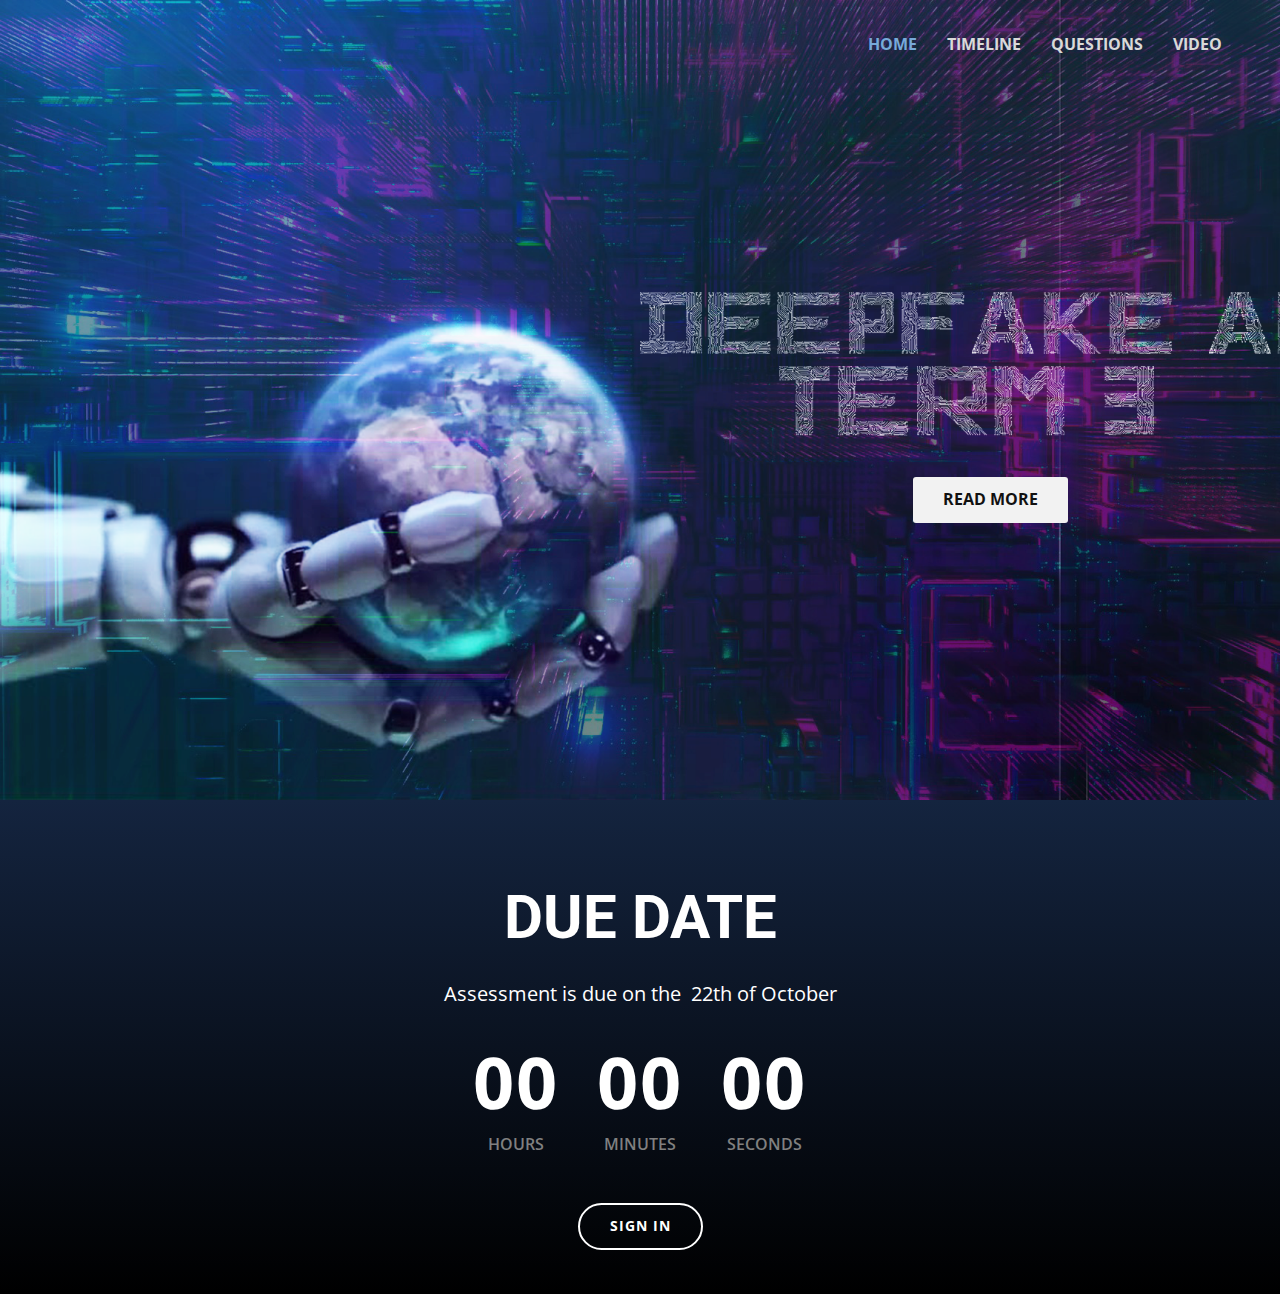
<file: index.html>
<!DOCTYPE html>
<html style="font-size: 16px;" lang="en"><head>
    <meta name="viewport" content="width=device-width, initial-scale=1.0">
    <meta charset="utf-8">
    <meta name="keywords" content="Artificial Intelligence, AI - Timeline, AI - Timeline">
    <meta name="description" content="">
    <title>Home</title>
    <link rel="icon" type="image/x-icon" href="images/https---prod.static9.net.au-fs-fae4b372-5c8b-4340-b082-3c27e11782f7.ico">
    <link rel="stylesheet" href="nicepage.css" media="screen">
<link rel="stylesheet" href="Home.css" media="screen">
    <script class="u-script" type="text/javascript" src="jquery.js" defer=""></script>
    <script class="u-script" type="text/javascript" src="nicepage.js" defer=""></script>
    <meta name="generator" content="Nicepage 4.18.5, nicepage.com">
    <link id="u-theme-google-font" rel="stylesheet" href="https://fonts.googleapis.com/css?family=Roboto:100,100i,300,300i,400,400i,500,500i,700,700i,900,900i|Open+Sans:300,300i,400,400i,500,500i,600,600i,700,700i,800,800i">
    
    
    
    <script type="application/ld+json">{
		"@context": "http://schema.org",
		"@type": "Organization",
		"name": ""
}</script>
    <meta name="theme-color" content="#478ac9">
    <meta property="og:title" content="Home">
    <meta property="og:type" content="website">
  </head>
  <body data-home-page="Home.html" data-home-page-title="Home" class="u-body u-overlap u-overlap-transparent u-xl-mode" data-lang="en"><header class="u-clearfix u-header u-header" id="sec-0fb6"><div class="u-clearfix u-sheet u-sheet-1">
        <nav class="u-menu u-menu-one-level u-offcanvas u-menu-1" data-responsive-from="MD">
          <div class="menu-collapse" style="font-size: 1rem; letter-spacing: 0px; font-weight: 700; text-transform: uppercase;">
            <a class="u-button-style u-custom-active-border-color u-custom-border u-custom-border-color u-custom-borders u-custom-color u-custom-hover-border-color u-custom-left-right-menu-spacing u-custom-padding-bottom u-custom-text-active-color u-custom-text-color u-custom-text-hover-color u-custom-text-shadow u-custom-text-shadow-blur u-custom-text-shadow-color u-custom-text-shadow-transparency u-custom-text-shadow-x u-custom-text-shadow-y u-custom-top-bottom-menu-spacing u-file-icon u-nav-link u-text-active-palette-1-base u-text-hover-palette-2-base u-text-white u-file-icon-1" href="#">
              <img src="images/2516745-3c9ff2a1.png" alt="">
            </a>
          </div>
          <div class="u-custom-menu u-nav-container">
            <ul class="u-nav u-spacing-30 u-unstyled u-nav-1"><li class="u-nav-item"><a class="u-border-active-palette-1-light-1 u-border-hover-palette-1-light-1 u-button-style u-nav-link u-text-active-palette-1-light-1 u-text-grey-15 u-text-hover-palette-1-light-1" href="Home.html" style="padding: 10px 0px;">Home</a>
</li><li class="u-nav-item"><a class="u-border-active-palette-1-light-1 u-border-hover-palette-1-light-1 u-button-style u-nav-link u-text-active-palette-1-light-1 u-text-grey-15 u-text-hover-palette-1-light-1" href="Timeline.html" style="padding: 10px 0px;">Timeline</a>
</li><li class="u-nav-item"><a class="u-border-active-palette-1-light-1 u-border-hover-palette-1-light-1 u-button-style u-nav-link u-text-active-palette-1-light-1 u-text-grey-15 u-text-hover-palette-1-light-1" href="Questions.html" style="padding: 10px 0px;">Questions</a>
</li><li class="u-nav-item"><a class="u-border-active-palette-1-light-1 u-border-hover-palette-1-light-1 u-button-style u-nav-link u-text-active-palette-1-light-1 u-text-grey-15 u-text-hover-palette-1-light-1" href="Video.html" style="padding: 10px 0px;">Video</a>
</li></ul>
          </div>
          <div class="u-custom-menu u-nav-container-collapse">
            <div class="u-black u-container-style u-inner-container-layout u-opacity u-opacity-95 u-sidenav">
              <div class="u-inner-container-layout u-sidenav-overflow">
                <div class="u-menu-close"></div>
                <ul class="u-align-center u-nav u-popupmenu-items u-unstyled u-nav-2"><li class="u-nav-item"><a class="u-button-style u-nav-link" href="Home.html">Home</a>
</li><li class="u-nav-item"><a class="u-button-style u-nav-link" href="Timeline.html">Timeline</a>
</li><li class="u-nav-item"><a class="u-button-style u-nav-link" href="Questions.html">Questions</a>
</li><li class="u-nav-item"><a class="u-button-style u-nav-link" href="Video.html">Video</a>
</li></ul>
              </div>
            </div>
            <div class="u-black u-menu-overlay u-opacity u-opacity-70"></div>
          </div>
        </nav>
      </div></header> 
    <section class="u-align-center u-clearfix u-image u-section-1" src="" data-image-width="1920" data-image-height="1080" id="sec-4c6f">
      <div class="u-clearfix u-sheet u-sheet-1">
        <a href="Questions.html" class="u-active-palette-1-light-1 u-border-none u-btn u-btn-round u-button-style u-grey-5 u-hover-palette-1-light-1 u-radius-3 u-btn-1">Read more</a>
      </div>
    </section>
    <section class="u-align-center u-clearfix u-gradient u-section-2" id="sec-ac6f">
      <div class="u-clearfix u-sheet u-sheet-1">
        <h2 class="u-text u-text-default u-text-white u-text-1">DUE DATE</h2>
        <p class="u-large-text u-text u-text-variant u-text-white u-text-2">Assessment is due on the&nbsp; 22th of October</p>
        <div class="u-countdown u-countdown-1" data-target-date="Sun, 23 Oct 2022 12:55:25 GMT" data-type="to-date" data-for="everyone" data-time-left="90m" data-timer-id="dfea" data-target-number="100" data-direction="down" data-start-time="Tue, 18 Oct 2022 04:12:21 GMT" data-frequency="1s" data-after-count="none" data-redirect-url="https://">
          <div class="u-countdown-wrapper u-spacing-40">
            <div class="u-countdown-item u-countdown-years u-hidden u-spacing-15 u-countdown-item-1">
              <div class="u-countdown-counter u-spacing-2 u-countdown-counter-1"><div class="u-countdown-number u-text-white">0</div><div class="u-countdown-number u-hidden u-text-white">0</div></div>
              <div class="u-countdown-label u-text-grey-50 u-countdown-label-1">Years</div>
            </div>
            <div class="u-countdown-separator u-hidden u-text-white u-countdown-separator-1"></div>
            <div class="u-countdown-days u-countdown-item u-spacing-15 u-countdown-item-2">
              <div class="u-countdown-counter u-spacing-2 u-countdown-counter-2"><div class="u-countdown-number u-text-white">2</div><div class="u-countdown-number u-hidden u-text-white">0</div><div class="u-countdown-number u-hidden u-text-white">0</div></div>
              <div class="u-countdown-label u-text-grey-50 u-countdown-label-2">Days</div>
            </div>
            <div class="u-countdown-separator u-text-white u-countdown-separator-2"></div>
            <div class="u-countdown-hours u-countdown-item u-spacing-15 u-countdown-item-3">
              <div class="u-countdown-counter u-spacing-2 u-countdown-counter-3"><div class="u-countdown-number u-text-white">1</div><div class="u-countdown-number u-text-white">2</div></div>
              <div class="u-countdown-label u-text-grey-50 u-countdown-label-3">Hours</div>
            </div>
            <div class="u-countdown-separator u-text-white u-countdown-separator-3"></div>
            <div class="u-countdown-item u-countdown-minutes u-spacing-15 u-countdown-item-4">
              <div class="u-countdown-counter u-spacing-2 u-countdown-counter-4"><div class="u-countdown-number u-text-white">1</div><div class="u-countdown-number u-text-white">7</div></div>
              <div class="u-countdown-label u-text-grey-50 u-countdown-label-4">Minutes</div>
            </div>
            <div class="u-countdown-separator u-text-white u-countdown-separator-4"></div>
            <div class="u-countdown-item u-countdown-seconds u-spacing-15 u-countdown-item-5">
              <div class="u-countdown-counter u-spacing-2 u-countdown-counter-5"><div class="u-countdown-number u-text-white">5</div><div class="u-countdown-number u-text-white">6</div></div>
              <div class="u-countdown-label u-text-grey-50 u-countdown-label-5">Seconds</div>
            </div>
            <div class="u-countdown-separator u-hidden u-text-white u-countdown-separator-5"></div>
            <div class="u-countdown-item u-countdown-numbers u-hidden u-spacing-15 u-countdown-item-6">
              <div class="u-countdown-counter u-spacing-2 u-countdown-counter-6"><div class="u-countdown-number u-text-white">0</div><div class="u-countdown-number u-text-white">1</div><div class="u-countdown-number u-text-white">0</div><div class="u-countdown-number u-text-white">0</div></div>
              <div class="u-countdown-label u-text-grey-50 u-countdown-label-6">Items</div>
            </div>
          </div>
          <div class="u-countdown-message u-hidden">
            <p>Sorry, the time is up.</p>
          </div>
        </div>
        <a href="Sign-Up.html" class="u-border-2 u-border-hover-white u-border-white u-btn u-btn-round u-button-style u-hover-white u-none u-radius-50 u-btn-1"><span class="u-icon"></span>Sign in
        </a>
      </div>
    </section>
    
    
    
     
  
</body></html>
</file>
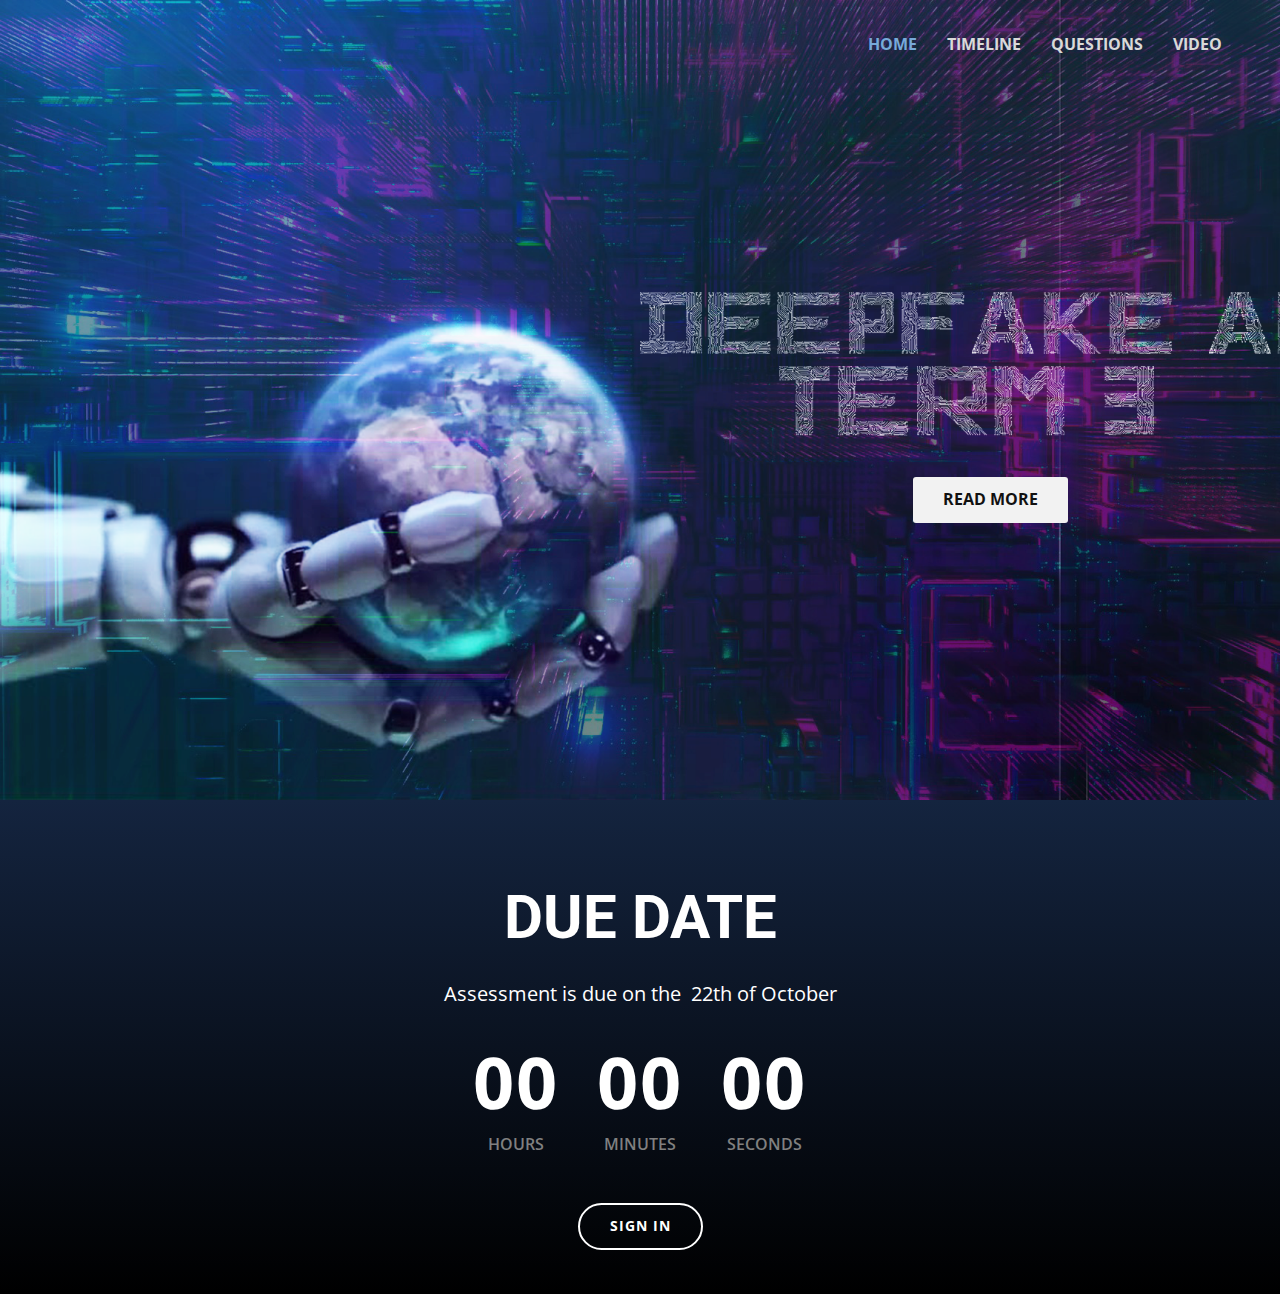
<file: Home.html>
<!DOCTYPE html>
<html style="font-size: 16px;" lang="en"><head>
    <meta name="viewport" content="width=device-width, initial-scale=1.0">
    <meta charset="utf-8">
    <meta name="keywords" content="Artificial Intelligence, AI - Timeline, AI - Timeline">
    <meta name="description" content="">
    <title>Home</title>
    <link rel="icon" type="image/x-icon" href="images/https---prod.static9.net.au-fs-fae4b372-5c8b-4340-b082-3c27e11782f7.ico">
    <link rel="stylesheet" href="nicepage.css" media="screen">
<link rel="stylesheet" href="Home.css" media="screen">
    <script class="u-script" type="text/javascript" src="jquery.js" defer=""></script>
    <script class="u-script" type="text/javascript" src="nicepage.js" defer=""></script>
    <meta name="generator" content="Nicepage 4.18.5, nicepage.com">
    <link id="u-theme-google-font" rel="stylesheet" href="https://fonts.googleapis.com/css?family=Roboto:100,100i,300,300i,400,400i,500,500i,700,700i,900,900i|Open+Sans:300,300i,400,400i,500,500i,600,600i,700,700i,800,800i">
    
    
    
    <script type="application/ld+json">{
		"@context": "http://schema.org",
		"@type": "Organization",
		"name": ""
}</script>
    <meta name="theme-color" content="#478ac9">
    <meta property="og:title" content="Home">
    <meta property="og:type" content="website">
  </head>
  <body class="u-body u-overlap u-overlap-transparent u-xl-mode" data-lang="en"><header class="u-clearfix u-header u-header" id="sec-0fb6"><div class="u-clearfix u-sheet u-sheet-1">
        <nav class="u-menu u-menu-one-level u-offcanvas u-menu-1" data-responsive-from="MD">
          <div class="menu-collapse" style="font-size: 1rem; letter-spacing: 0px; font-weight: 700; text-transform: uppercase;">
            <a class="u-button-style u-custom-active-border-color u-custom-border u-custom-border-color u-custom-borders u-custom-color u-custom-hover-border-color u-custom-left-right-menu-spacing u-custom-padding-bottom u-custom-text-active-color u-custom-text-color u-custom-text-hover-color u-custom-text-shadow u-custom-text-shadow-blur u-custom-text-shadow-color u-custom-text-shadow-transparency u-custom-text-shadow-x u-custom-text-shadow-y u-custom-top-bottom-menu-spacing u-file-icon u-nav-link u-text-active-palette-1-base u-text-hover-palette-2-base u-text-white u-file-icon-1" href="#">
              <img src="images/2516745-3c9ff2a1.png" alt="">
            </a>
          </div>
          <div class="u-custom-menu u-nav-container">
            <ul class="u-nav u-spacing-30 u-unstyled u-nav-1"><li class="u-nav-item"><a class="u-border-active-palette-1-light-1 u-border-hover-palette-1-light-1 u-button-style u-nav-link u-text-active-palette-1-light-1 u-text-grey-15 u-text-hover-palette-1-light-1" href="Home.html" style="padding: 10px 0px;">Home</a>
</li><li class="u-nav-item"><a class="u-border-active-palette-1-light-1 u-border-hover-palette-1-light-1 u-button-style u-nav-link u-text-active-palette-1-light-1 u-text-grey-15 u-text-hover-palette-1-light-1" href="Timeline.html" style="padding: 10px 0px;">Timeline</a>
</li><li class="u-nav-item"><a class="u-border-active-palette-1-light-1 u-border-hover-palette-1-light-1 u-button-style u-nav-link u-text-active-palette-1-light-1 u-text-grey-15 u-text-hover-palette-1-light-1" href="Questions.html" style="padding: 10px 0px;">Questions</a>
</li><li class="u-nav-item"><a class="u-border-active-palette-1-light-1 u-border-hover-palette-1-light-1 u-button-style u-nav-link u-text-active-palette-1-light-1 u-text-grey-15 u-text-hover-palette-1-light-1" href="Video.html" style="padding: 10px 0px;">Video</a>
</li></ul>
          </div>
          <div class="u-custom-menu u-nav-container-collapse">
            <div class="u-black u-container-style u-inner-container-layout u-opacity u-opacity-95 u-sidenav">
              <div class="u-inner-container-layout u-sidenav-overflow">
                <div class="u-menu-close"></div>
                <ul class="u-align-center u-nav u-popupmenu-items u-unstyled u-nav-2"><li class="u-nav-item"><a class="u-button-style u-nav-link" href="Home.html">Home</a>
</li><li class="u-nav-item"><a class="u-button-style u-nav-link" href="Timeline.html">Timeline</a>
</li><li class="u-nav-item"><a class="u-button-style u-nav-link" href="Questions.html">Questions</a>
</li><li class="u-nav-item"><a class="u-button-style u-nav-link" href="Video.html">Video</a>
</li></ul>
              </div>
            </div>
            <div class="u-black u-menu-overlay u-opacity u-opacity-70"></div>
          </div>
        </nav>
      </div></header> 
    <section class="u-align-center u-clearfix u-image u-section-1" src="" data-image-width="1920" data-image-height="1080" id="sec-4c6f">
      <div class="u-clearfix u-sheet u-sheet-1">
        <a href="Questions.html" class="u-active-palette-1-light-1 u-border-none u-btn u-btn-round u-button-style u-grey-5 u-hover-palette-1-light-1 u-radius-3 u-btn-1">Read more</a>
      </div>
    </section>
    <section class="u-align-center u-clearfix u-gradient u-section-2" id="sec-ac6f">
      <div class="u-clearfix u-sheet u-sheet-1">
        <h2 class="u-text u-text-default u-text-white u-text-1">DUE DATE</h2>
        <p class="u-large-text u-text u-text-variant u-text-white u-text-2">Assessment is due on the&nbsp; 22th of October</p>
        <div class="u-countdown u-countdown-1" data-target-date="Sun, 23 Oct 2022 12:55:25 GMT" data-type="to-date" data-for="everyone" data-time-left="90m" data-timer-id="dfea" data-target-number="100" data-direction="down" data-start-time="Tue, 18 Oct 2022 04:12:21 GMT" data-frequency="1s" data-after-count="none" data-redirect-url="https://">
          <div class="u-countdown-wrapper u-spacing-40">
            <div class="u-countdown-item u-countdown-years u-hidden u-spacing-15 u-countdown-item-1">
              <div class="u-countdown-counter u-spacing-2 u-countdown-counter-1"><div class="u-countdown-number u-text-white">0</div><div class="u-countdown-number u-hidden u-text-white">0</div></div>
              <div class="u-countdown-label u-text-grey-50 u-countdown-label-1">Years</div>
            </div>
            <div class="u-countdown-separator u-hidden u-text-white u-countdown-separator-1"></div>
            <div class="u-countdown-days u-countdown-item u-spacing-15 u-countdown-item-2">
              <div class="u-countdown-counter u-spacing-2 u-countdown-counter-2"><div class="u-countdown-number u-text-white">2</div><div class="u-countdown-number u-hidden u-text-white">0</div><div class="u-countdown-number u-hidden u-text-white">0</div></div>
              <div class="u-countdown-label u-text-grey-50 u-countdown-label-2">Days</div>
            </div>
            <div class="u-countdown-separator u-text-white u-countdown-separator-2"></div>
            <div class="u-countdown-hours u-countdown-item u-spacing-15 u-countdown-item-3">
              <div class="u-countdown-counter u-spacing-2 u-countdown-counter-3"><div class="u-countdown-number u-text-white">1</div><div class="u-countdown-number u-text-white">2</div></div>
              <div class="u-countdown-label u-text-grey-50 u-countdown-label-3">Hours</div>
            </div>
            <div class="u-countdown-separator u-text-white u-countdown-separator-3"></div>
            <div class="u-countdown-item u-countdown-minutes u-spacing-15 u-countdown-item-4">
              <div class="u-countdown-counter u-spacing-2 u-countdown-counter-4"><div class="u-countdown-number u-text-white">1</div><div class="u-countdown-number u-text-white">7</div></div>
              <div class="u-countdown-label u-text-grey-50 u-countdown-label-4">Minutes</div>
            </div>
            <div class="u-countdown-separator u-text-white u-countdown-separator-4"></div>
            <div class="u-countdown-item u-countdown-seconds u-spacing-15 u-countdown-item-5">
              <div class="u-countdown-counter u-spacing-2 u-countdown-counter-5"><div class="u-countdown-number u-text-white">5</div><div class="u-countdown-number u-text-white">6</div></div>
              <div class="u-countdown-label u-text-grey-50 u-countdown-label-5">Seconds</div>
            </div>
            <div class="u-countdown-separator u-hidden u-text-white u-countdown-separator-5"></div>
            <div class="u-countdown-item u-countdown-numbers u-hidden u-spacing-15 u-countdown-item-6">
              <div class="u-countdown-counter u-spacing-2 u-countdown-counter-6"><div class="u-countdown-number u-text-white">0</div><div class="u-countdown-number u-text-white">1</div><div class="u-countdown-number u-text-white">0</div><div class="u-countdown-number u-text-white">0</div></div>
              <div class="u-countdown-label u-text-grey-50 u-countdown-label-6">Items</div>
            </div>
          </div>
          <div class="u-countdown-message u-hidden">
            <p>Sorry, the time is up.</p>
          </div>
        </div>
        <a href="Sign-Up.html" class="u-border-2 u-border-hover-white u-border-white u-btn u-btn-round u-button-style u-hover-white u-none u-radius-50 u-btn-1"><span class="u-icon"></span>Sign in
        </a>
      </div>
    </section>
    
    
    
     
  
</body></html>
</file>
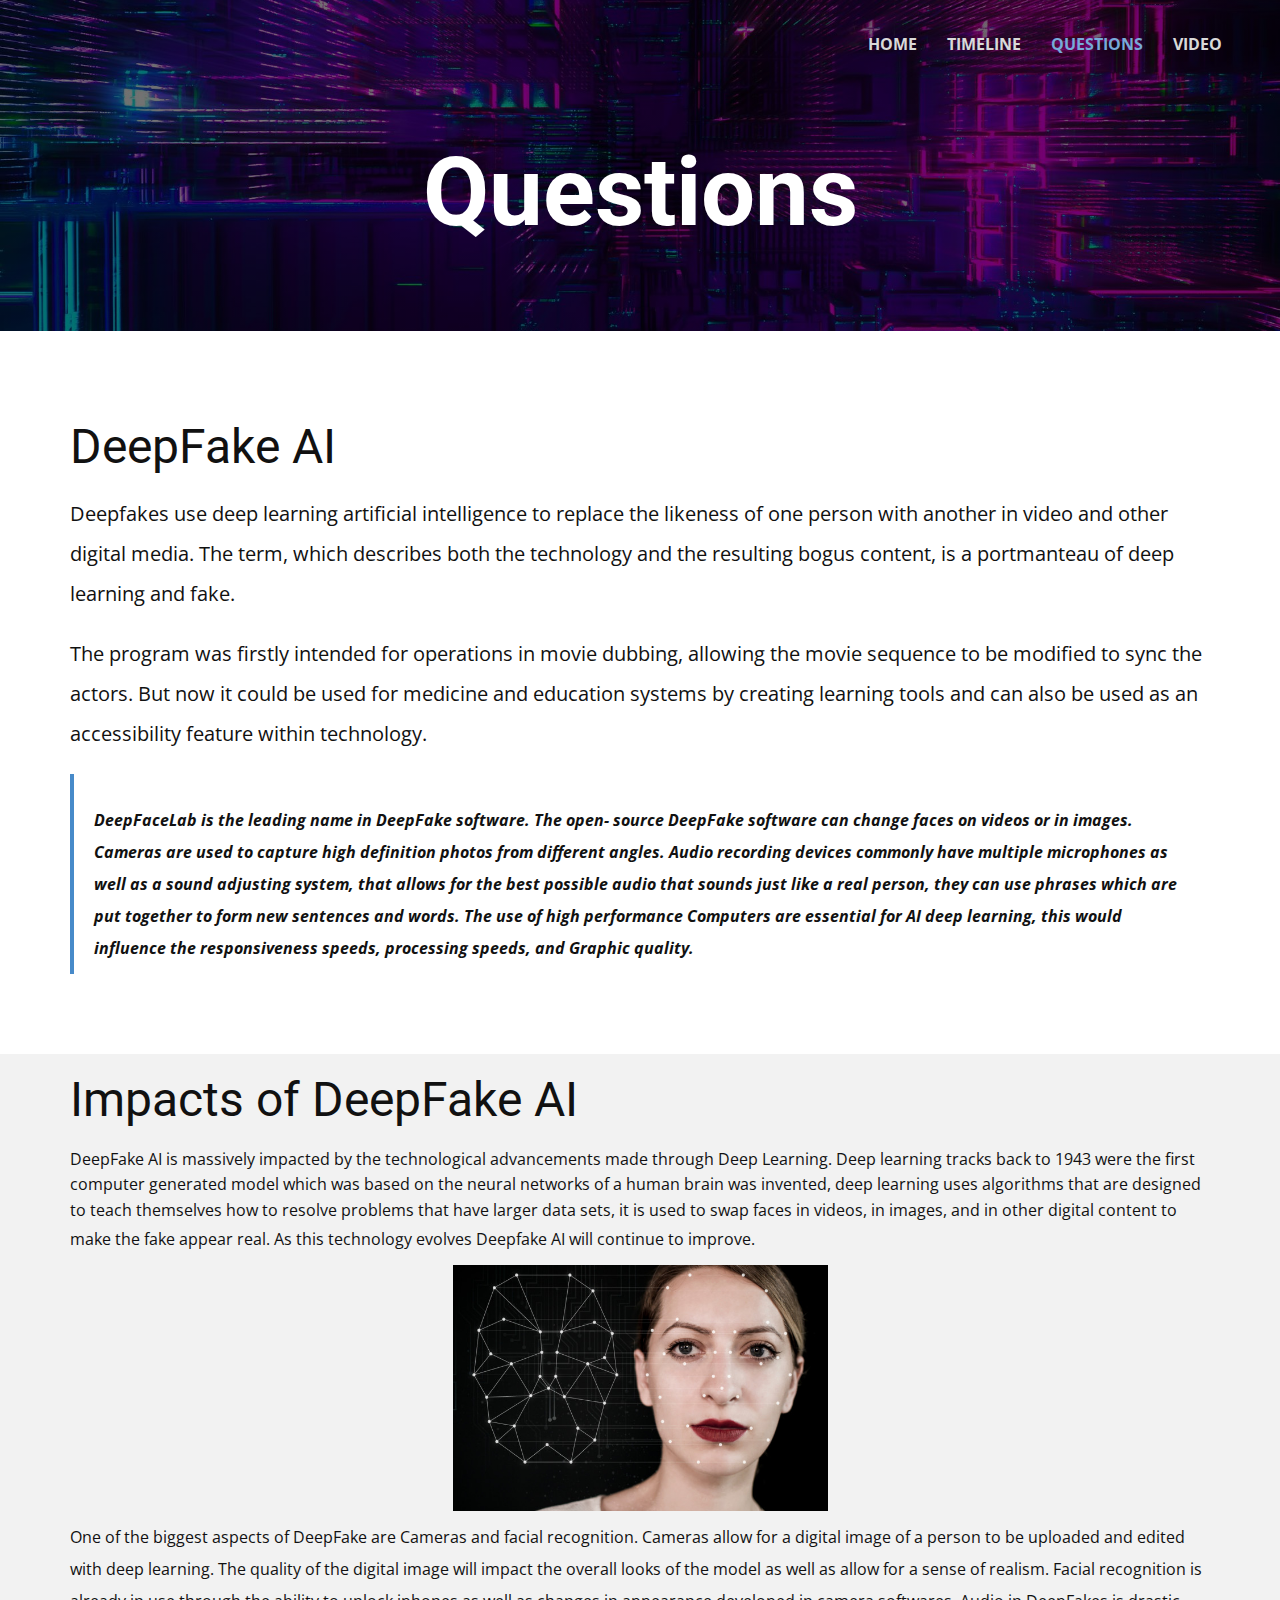
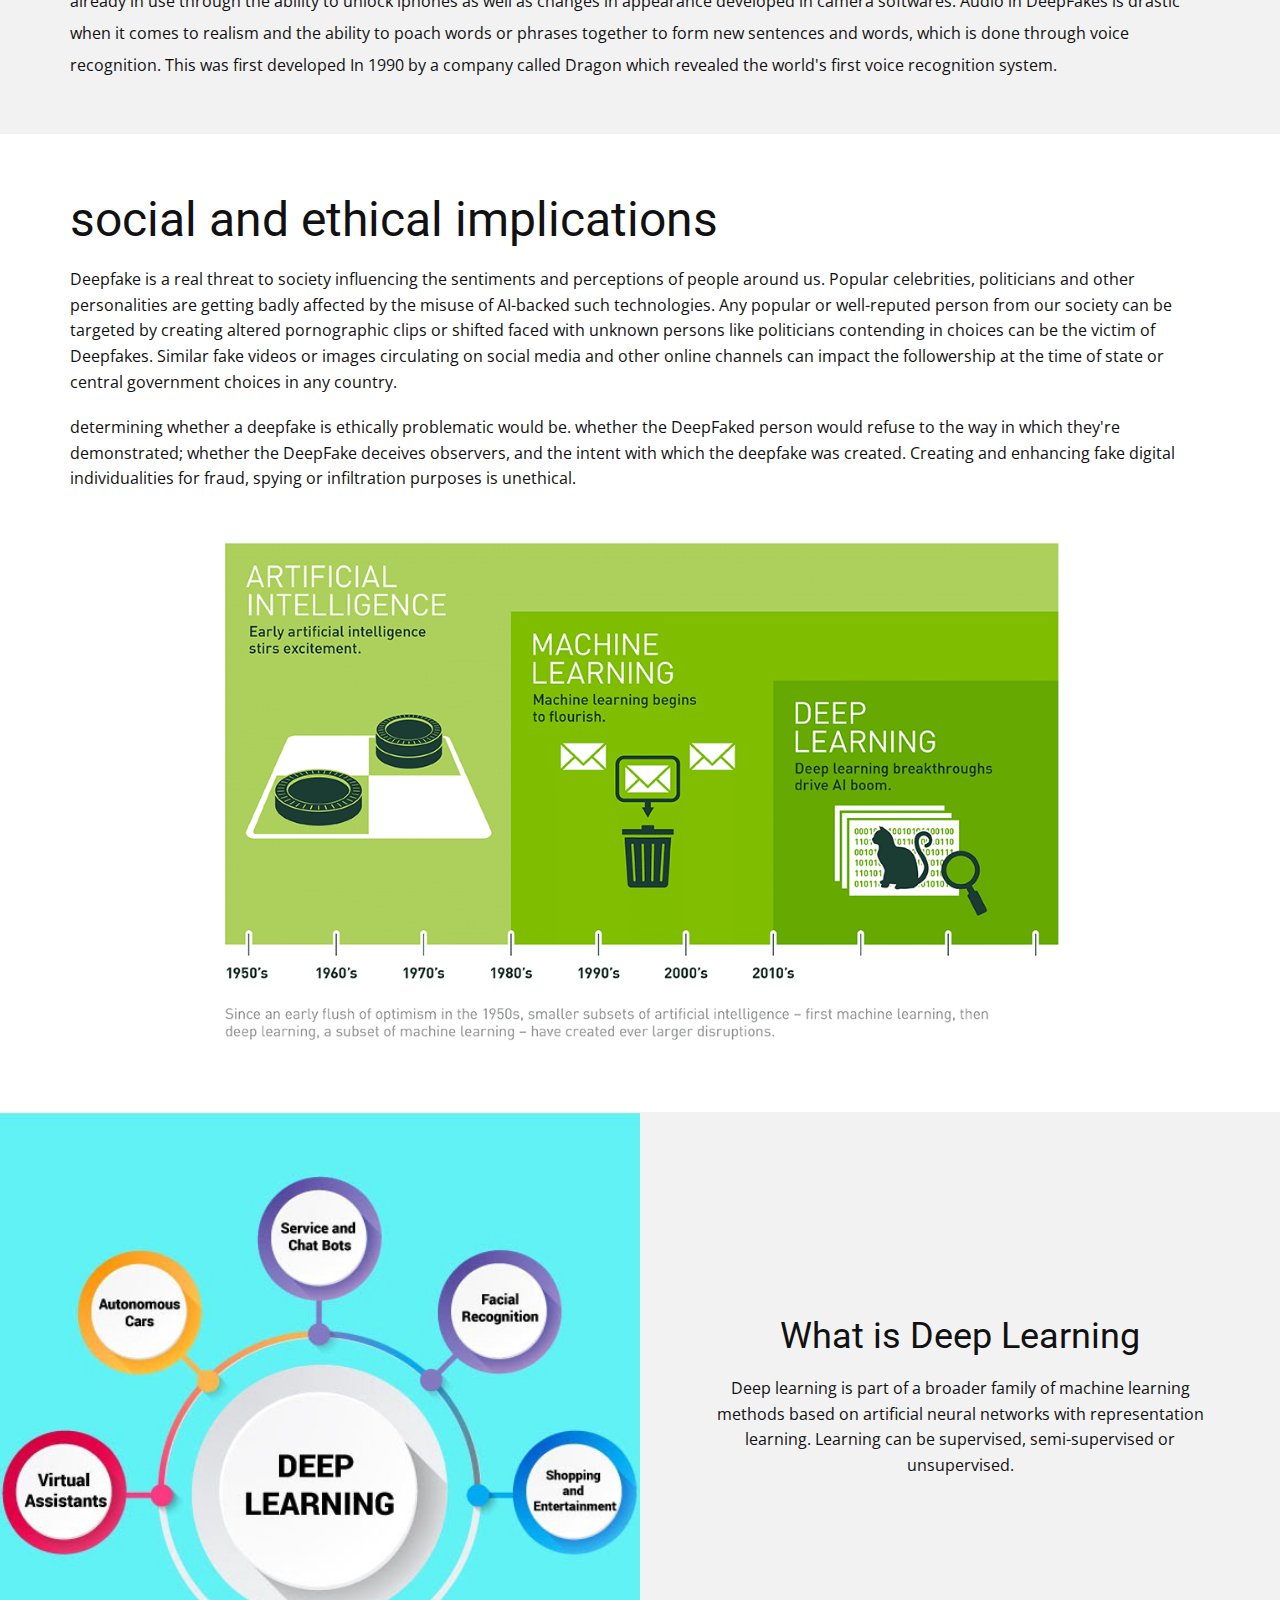
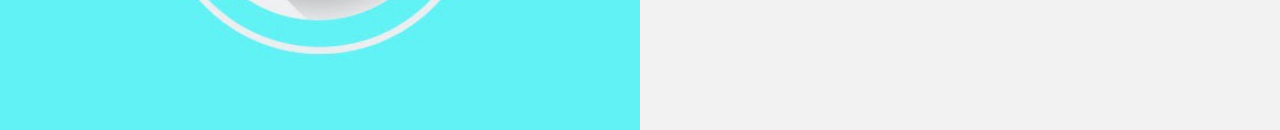
<file: Questions.html>
<!DOCTYPE html>
<html style="font-size: 16px;" lang="en"><head>
    <meta name="viewport" content="width=device-width, initial-scale=1.0">
    <meta charset="utf-8">
    <meta name="keywords" content="AI application/system">
    <meta name="description" content="">
    <title>Questions</title>
    <link rel="icon" type="image/x-icon" href="images/https---prod.static9.net.au-fs-fae4b372-5c8b-4340-b082-3c27e11782f7.ico">
    <link rel="stylesheet" href="nicepage.css" media="screen">
<link rel="stylesheet" href="Questions.css" media="screen">
    <script class="u-script" type="text/javascript" src="jquery.js" defer=""></script>
    <script class="u-script" type="text/javascript" src="nicepage.js" defer=""></script>
    <meta name="generator" content="Nicepage 4.18.5, nicepage.com">
    <link id="u-theme-google-font" rel="stylesheet" href="https://fonts.googleapis.com/css?family=Roboto:100,100i,300,300i,400,400i,500,500i,700,700i,900,900i|Open+Sans:300,300i,400,400i,500,500i,600,600i,700,700i,800,800i">
    
    
    
    
    
    
    
    <script type="application/ld+json">{
		"@context": "http://schema.org",
		"@type": "Organization",
		"name": ""
}</script>
    <meta name="theme-color" content="#478ac9">
    <meta property="og:title" content="Questions">
    <meta property="og:type" content="website">
  </head>
  <body class="u-body u-overlap u-overlap-contrast u-overlap-transparent u-xl-mode" data-lang="en"><header class="u-clearfix u-header u-header" id="sec-0fb6"><div class="u-clearfix u-sheet u-sheet-1">
        <nav class="u-menu u-menu-one-level u-offcanvas u-menu-1" data-responsive-from="MD">
          <div class="menu-collapse" style="font-size: 1rem; letter-spacing: 0px; font-weight: 700; text-transform: uppercase;">
            <a class="u-button-style u-custom-active-border-color u-custom-border u-custom-border-color u-custom-borders u-custom-color u-custom-hover-border-color u-custom-left-right-menu-spacing u-custom-padding-bottom u-custom-text-active-color u-custom-text-color u-custom-text-hover-color u-custom-text-shadow u-custom-text-shadow-blur u-custom-text-shadow-color u-custom-text-shadow-transparency u-custom-text-shadow-x u-custom-text-shadow-y u-custom-top-bottom-menu-spacing u-file-icon u-nav-link u-text-active-palette-1-base u-text-hover-palette-2-base u-text-white u-file-icon-1" href="#">
              <img src="images/2516745-3c9ff2a1.png" alt="">
            </a>
          </div>
          <div class="u-custom-menu u-nav-container">
            <ul class="u-nav u-spacing-30 u-unstyled u-nav-1"><li class="u-nav-item"><a class="u-border-active-palette-1-light-1 u-border-hover-palette-1-light-1 u-button-style u-nav-link u-text-active-palette-1-light-1 u-text-grey-15 u-text-hover-palette-1-light-1" href="Home.html" style="padding: 10px 0px;">Home</a>
</li><li class="u-nav-item"><a class="u-border-active-palette-1-light-1 u-border-hover-palette-1-light-1 u-button-style u-nav-link u-text-active-palette-1-light-1 u-text-grey-15 u-text-hover-palette-1-light-1" href="Timeline.html" style="padding: 10px 0px;">Timeline</a>
</li><li class="u-nav-item"><a class="u-border-active-palette-1-light-1 u-border-hover-palette-1-light-1 u-button-style u-nav-link u-text-active-palette-1-light-1 u-text-grey-15 u-text-hover-palette-1-light-1" href="Questions.html" style="padding: 10px 0px;">Questions</a>
</li><li class="u-nav-item"><a class="u-border-active-palette-1-light-1 u-border-hover-palette-1-light-1 u-button-style u-nav-link u-text-active-palette-1-light-1 u-text-grey-15 u-text-hover-palette-1-light-1" href="Video.html" style="padding: 10px 0px;">Video</a>
</li></ul>
          </div>
          <div class="u-custom-menu u-nav-container-collapse">
            <div class="u-black u-container-style u-inner-container-layout u-opacity u-opacity-95 u-sidenav">
              <div class="u-inner-container-layout u-sidenav-overflow">
                <div class="u-menu-close"></div>
                <ul class="u-align-center u-nav u-popupmenu-items u-unstyled u-nav-2"><li class="u-nav-item"><a class="u-button-style u-nav-link" href="Home.html">Home</a>
</li><li class="u-nav-item"><a class="u-button-style u-nav-link" href="Timeline.html">Timeline</a>
</li><li class="u-nav-item"><a class="u-button-style u-nav-link" href="Questions.html">Questions</a>
</li><li class="u-nav-item"><a class="u-button-style u-nav-link" href="Video.html">Video</a>
</li></ul>
              </div>
            </div>
            <div class="u-black u-menu-overlay u-opacity u-opacity-70"></div>
          </div>
        </nav>
      </div></header>
    <section class="u-align-center u-clearfix u-image u-shading u-section-1" src="" data-image-width="1920" data-image-height="1080" id="sec-4533">
      <div class="u-clearfix u-sheet u-sheet-1">
        <h1 class="u-text u-text-default u-title u-text-1">Questions</h1>
      </div>
    </section>
    <section class="u-align-left u-clearfix u-section-2" id="sec-3bc0">
      <div class="u-clearfix u-sheet u-sheet-1">
        <div class="fr-view u-clearfix u-rich-text u-text u-text-1">
          <h1 style="text-align: left;">DeepFake AI</h1>
          <p style="text-align: left;">
            <span style="line-height: 2; font-size: 1.25rem;">Deepfakes use deep learning artificial intelligence to replace the likeness of one person with another in video and other digital media. The term, which describes both the technology and the resulting bogus content, is a portmanteau of deep learning and fake.&nbsp;</span>
          </p>
          <p style="text-align: left;">
            <span style="line-height: 2; font-size: 1.25rem;">The program was firstly intended for operations in movie dubbing, allowing the movie sequence to be modified to sync the actors. But now it could be used for medicine and education systems by creating learning tools and can also be used as an accessibility feature within technology.</span>
          </p>
          <blockquote>
            <p style="text-align: left;">
              <span style="line-height: 2; font-weight: 700;">DeepFaceLab is the leading name in DeepFake software. The open- source DeepFake software can change faces on videos or in images. Cameras are used to capture high definition photos from different angles. Audio recording devices commonly have multiple microphones as well as a sound adjusting system, that allows for the best possible audio that sounds just like a real person, they can use phrases which are put together to form new sentences and words. The use of high performance Computers are essential for AI deep learning, this would influence the responsiveness speeds, processing speeds, and Graphic quality.&nbsp;</span>
            </p>
          </blockquote>
        </div>
      </div>
    </section>
    <section class="u-clearfix u-grey-5 u-section-3" id="sec-c308">
      <div class="u-clearfix u-sheet u-valign-top u-sheet-1">
        <div class="fr-view u-align-center u-clearfix u-rich-text u-text u-text-1" data-animation-name="" data-animation-duration="0" data-animation-direction="">
          <h1 style="text-align: left;">Impacts of DeepFake AI</h1>
          <p style="text-align: left;">DeepFake AI is massively impacted by the technological advancements made through Deep Learning. Deep learning tracks back to 1943 were the first computer generated model which was based on the neural networks of a human brain was invented, deep learning uses algorithms that are designed to teach themselves how to resolve problems that have larger data sets, it is used to swap faces in videos, in images, and in other digital content to make the fake appear real. As this technology evolves Deepfake AI will continue to improve.<span style="line-height: 2.0;">
              <img src="images/shutterstock_1108919579.jpg" align="center" style="width: 375px;" class="fr-dib fr-fic" width="570">One of the biggest aspects of DeepFake are Cameras and facial recognition. Cameras allow for a digital image of a person to be uploaded and edited with deep learning. The quality of the digital image will impact the overall looks of the model as well as allow for a sense of realism. Facial recognition is already in use through the ability to unlock iphones as well as changes in appearance developed in camera softwares. Audio in DeepFakes is drastic when it comes to realism and the ability to poach words or phrases together to form new sentences and words, which is done through voice recognition. This was first developed In 1990 by a company called Dragon which revealed the world's first voice recognition system.
            </span>
          </p>
        </div>
      </div>
    </section>
    <section class="u-align-left u-clearfix u-section-4" id="sec-30d9">
      <div class="u-clearfix u-sheet u-sheet-1">
        <div class="fr-view u-clearfix u-rich-text u-text u-text-1">
          <h1 style="text-align: left;">social and ethical implications</h1>
          <p id="isPasted">Deepfake is a real threat to society influencing the sentiments and perceptions of people around us. Popular celebrities, politicians and other personalities are getting badly affected by the misuse of AI-backed such technologies. Any popular or well-reputed person from our society can be targeted by creating altered pornographic clips or shifted faced with unknown persons like politicians contending in choices can be the victim of Deepfakes. Similar fake videos or images circulating on social media and other online channels can impact the followership at the time of state or central government choices in any country.</p>
          <p>determining whether a deepfake is ethically problematic would be. whether the DeepFaked person would refuse to the way in which they're demonstrated; whether the DeepFake deceives observers, and the intent with which the deepfake was created. Creating and enhancing fake digital individualities for fraud, spying or infiltration purposes is unethical.</p>
          <p>
            <br>
          </p>
        </div>
      </div>
    </section>
    <section class="u-clearfix u-section-5" id="sec-0916">
      <div class="u-clearfix u-sheet u-sheet-1">
        <img class="u-expanded-width u-image u-image-contain u-image-default u-image-1" src="images/Deep_Learning_Icons_R5_PNG.jpg.png" alt="" data-image-width="1080" data-image-height="687">
      </div>
    </section>
    <section class="u-clearfix u-valign-bottom u-section-6" id="sec-8ac5">
      <div class="u-clearfix u-expanded-width u-gutter-0 u-layout-wrap u-layout-wrap-1">
        <div class="u-gutter-0 u-layout">
          <div class="u-layout-row">
            <div class="u-align-left u-container-style u-image u-layout-cell u-size-30 u-image-1" data-image-width="750" data-image-height="560">
              <div class="u-container-layout u-container-layout-1"></div>
            </div>
            <div class="u-align-center u-container-style u-grey-5 u-layout-cell u-size-30 u-layout-cell-2">
              <div class="u-container-layout u-container-layout-2">
                <h2 class="u-text u-text-default u-text-1">What is Deep Learning</h2>
                <p class="u-text u-text-2"> Deep learning is part of a broader family of machine learning methods based on artificial neural networks with representation learning. Learning can be supervised, semi-supervised or unsupervised.</p>
              </div>
            </div>
          </div>
        </div>
      </div>
    </section>
    
    
    
     <span style="height: 64px; width: 64px; margin-left: 0px; margin-right: auto; margin-top: 0px; right: 20px; bottom: 20px;" class="u-back-to-top u-file-icon u-icon u-opacity u-opacity-85 u-text-white" data-href="#"><img src="images/54950-1e73d8a4.png" alt="" data-original-src="images/54950.png" data-color="#000000"></span>
  
</body></html>
</file>
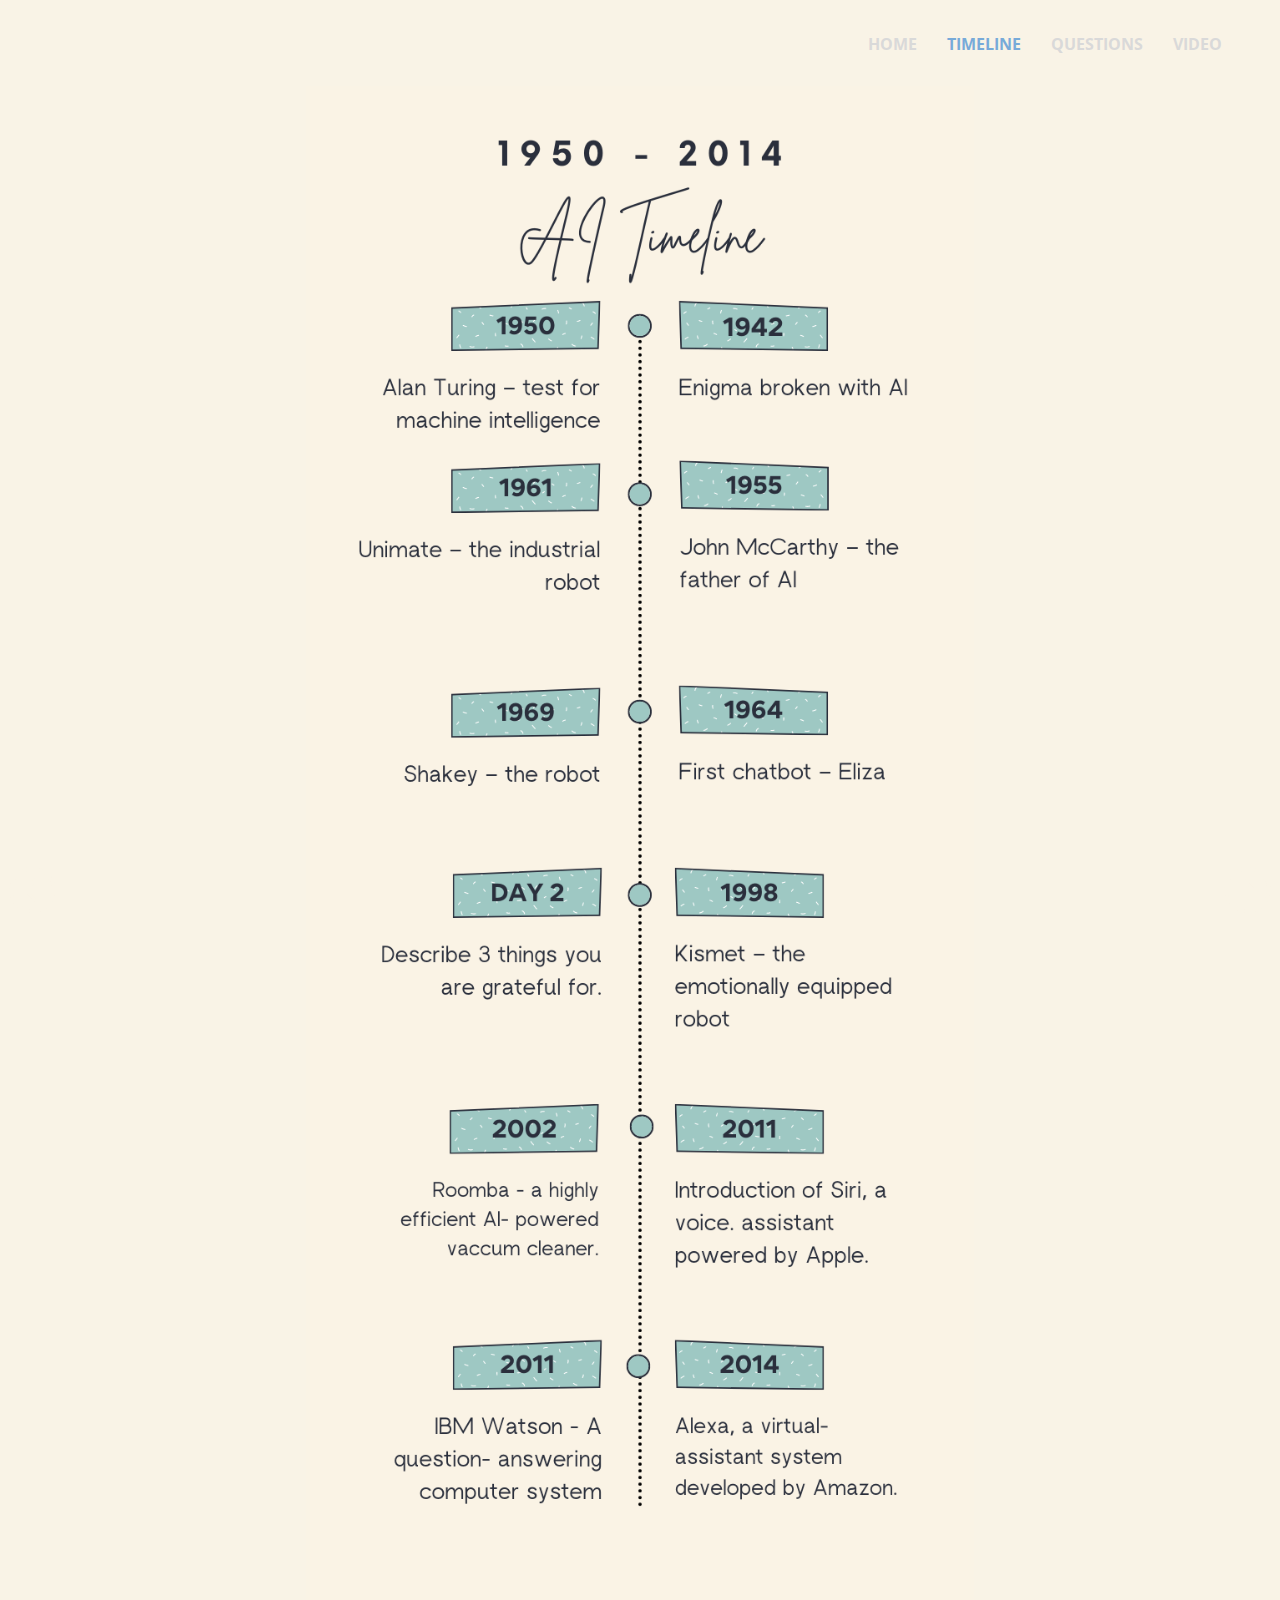
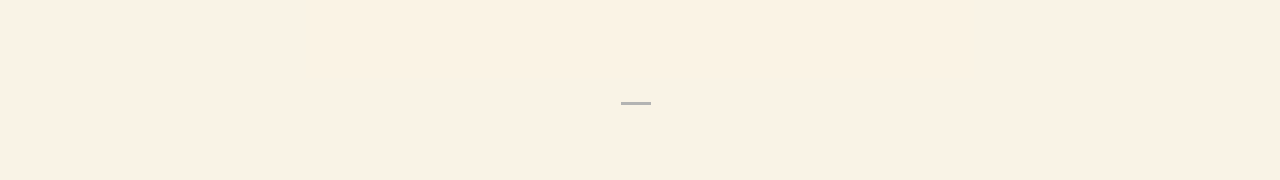
<file: Timeline.html>
<!DOCTYPE html>
<html style="font-size: 16px;" lang="en"><head>
    <meta name="viewport" content="width=device-width, initial-scale=1.0">
    <meta charset="utf-8">
    <meta name="keywords" content="AI - Timeline, AI - Timeline">
    <meta name="description" content="">
    <title>Timeline</title>
    <link rel="icon" type="image/x-icon" href="images/https---prod.static9.net.au-fs-fae4b372-5c8b-4340-b082-3c27e11782f7.ico">
    <link rel="stylesheet" href="nicepage.css" media="screen">
<link rel="stylesheet" href="Timeline.css" media="screen">
    <script class="u-script" type="text/javascript" src="jquery.js" defer=""></script>
    <script class="u-script" type="text/javascript" src="nicepage.js" defer=""></script>
    <meta name="generator" content="Nicepage 4.18.5, nicepage.com">
    <link id="u-theme-google-font" rel="stylesheet" href="https://fonts.googleapis.com/css?family=Roboto:100,100i,300,300i,400,400i,500,500i,700,700i,900,900i|Open+Sans:300,300i,400,400i,500,500i,600,600i,700,700i,800,800i">
    
    
    <script type="application/ld+json">{
		"@context": "http://schema.org",
		"@type": "Organization",
		"name": ""
}</script>
    <meta name="theme-color" content="#478ac9">
    <meta property="og:title" content="Timeline">
    <meta property="og:type" content="website">
  </head>
  <body class="u-body u-overlap u-xl-mode" data-lang="en"><header class="u-clearfix u-header u-header" id="sec-0fb6"><div class="u-clearfix u-sheet u-sheet-1">
        <nav class="u-menu u-menu-one-level u-offcanvas u-menu-1" data-responsive-from="MD">
          <div class="menu-collapse" style="font-size: 1rem; letter-spacing: 0px; font-weight: 700; text-transform: uppercase;">
            <a class="u-button-style u-custom-active-border-color u-custom-border u-custom-border-color u-custom-borders u-custom-color u-custom-hover-border-color u-custom-left-right-menu-spacing u-custom-padding-bottom u-custom-text-active-color u-custom-text-color u-custom-text-hover-color u-custom-text-shadow u-custom-text-shadow-blur u-custom-text-shadow-color u-custom-text-shadow-transparency u-custom-text-shadow-x u-custom-text-shadow-y u-custom-top-bottom-menu-spacing u-file-icon u-nav-link u-text-active-palette-1-base u-text-hover-palette-2-base u-text-white u-file-icon-1" href="#">
              <img src="images/2516745-3c9ff2a1.png" alt="">
            </a>
          </div>
          <div class="u-custom-menu u-nav-container">
            <ul class="u-nav u-spacing-30 u-unstyled u-nav-1"><li class="u-nav-item"><a class="u-border-active-palette-1-light-1 u-border-hover-palette-1-light-1 u-button-style u-nav-link u-text-active-palette-1-light-1 u-text-grey-15 u-text-hover-palette-1-light-1" href="Home.html" style="padding: 10px 0px;">Home</a>
</li><li class="u-nav-item"><a class="u-border-active-palette-1-light-1 u-border-hover-palette-1-light-1 u-button-style u-nav-link u-text-active-palette-1-light-1 u-text-grey-15 u-text-hover-palette-1-light-1" href="Timeline.html" style="padding: 10px 0px;">Timeline</a>
</li><li class="u-nav-item"><a class="u-border-active-palette-1-light-1 u-border-hover-palette-1-light-1 u-button-style u-nav-link u-text-active-palette-1-light-1 u-text-grey-15 u-text-hover-palette-1-light-1" href="Questions.html" style="padding: 10px 0px;">Questions</a>
</li><li class="u-nav-item"><a class="u-border-active-palette-1-light-1 u-border-hover-palette-1-light-1 u-button-style u-nav-link u-text-active-palette-1-light-1 u-text-grey-15 u-text-hover-palette-1-light-1" href="Video.html" style="padding: 10px 0px;">Video</a>
</li></ul>
          </div>
          <div class="u-custom-menu u-nav-container-collapse">
            <div class="u-black u-container-style u-inner-container-layout u-opacity u-opacity-95 u-sidenav">
              <div class="u-inner-container-layout u-sidenav-overflow">
                <div class="u-menu-close"></div>
                <ul class="u-align-center u-nav u-popupmenu-items u-unstyled u-nav-2"><li class="u-nav-item"><a class="u-button-style u-nav-link" href="Home.html">Home</a>
</li><li class="u-nav-item"><a class="u-button-style u-nav-link" href="Timeline.html">Timeline</a>
</li><li class="u-nav-item"><a class="u-button-style u-nav-link" href="Questions.html">Questions</a>
</li><li class="u-nav-item"><a class="u-button-style u-nav-link" href="Video.html">Video</a>
</li></ul>
              </div>
            </div>
            <div class="u-black u-menu-overlay u-opacity u-opacity-70"></div>
          </div>
        </nav>
      </div></header> 
    <section class="u-carousel u-slide u-block-1f8b-1" id="carousel_d8c0" data-interval="5000" data-u-ride="carousel">
      <ol class="u-carousel-indicators u-block-1f8b-5">
        <li data-u-target="#carousel_d8c0" data-u-slide-to="0" class="u-active u-grey-30"></li>
      </ol>
      <div class="u-carousel-inner" role="listbox">
        <div class="u-active u-carousel-item u-clearfix u-custom-color-1 u-section-1-1">
          <div class="u-clearfix u-sheet u-sheet-1">
            <img class="u-image u-image-default u-image-1" src="images/SelfCareChallengeTimelineInfographic.png" alt="" data-image-width="800" data-image-height="2000">
          </div>
        </div>
      </div>
      <a class="u-absolute-vcenter u-carousel-control u-carousel-control-prev u-icon-rectangle u-text-custom-color-1 u-text-hover-custom-color-1 u-block-1f8b-3" href="#carousel_d8c0" role="button" data-u-slide="prev">
        <span aria-hidden="true">
          <svg viewBox="0 0 129 129"><path d="m64.5,122.6c32,0 58.1-26 58.1-58.1s-26-58-58.1-58-58,26-58,58 26,58.1 58,58.1zm0-108c27.5,5.32907e-15 49.9,22.4 49.9,49.9s-22.4,49.9-49.9,49.9-49.9-22.4-49.9-49.9 22.4-49.9 49.9-49.9z"></path><path d="m70,93.5c0.8,0.8 1.8,1.2 2.9,1.2 1,0 2.1-0.4 2.9-1.2 1.6-1.6 1.6-4.2 0-5.8l-23.5-23.5 23.5-23.5c1.6-1.6 1.6-4.2 0-5.8s-4.2-1.6-5.8,0l-26.4,26.4c-0.8,0.8-1.2,1.8-1.2,2.9s0.4,2.1 1.2,2.9l26.4,26.4z"></path></svg>
        </span>
        <span class="sr-only">
          <svg viewBox="0 0 129 129"><path d="m64.5,122.6c32,0 58.1-26 58.1-58.1s-26-58-58.1-58-58,26-58,58 26,58.1 58,58.1zm0-108c27.5,5.32907e-15 49.9,22.4 49.9,49.9s-22.4,49.9-49.9,49.9-49.9-22.4-49.9-49.9 22.4-49.9 49.9-49.9z"></path><path d="m70,93.5c0.8,0.8 1.8,1.2 2.9,1.2 1,0 2.1-0.4 2.9-1.2 1.6-1.6 1.6-4.2 0-5.8l-23.5-23.5 23.5-23.5c1.6-1.6 1.6-4.2 0-5.8s-4.2-1.6-5.8,0l-26.4,26.4c-0.8,0.8-1.2,1.8-1.2,2.9s0.4,2.1 1.2,2.9l26.4,26.4z"></path></svg>
        </span>
      </a>
      <a class="u-absolute-vcenter u-carousel-control u-carousel-control-next u-icon-rectangle u-text-custom-color-1 u-text-hover-custom-color-1 u-block-1f8b-4" href="#carousel_d8c0" role="button" data-u-slide="next">
        <span aria-hidden="true">
          <svg viewBox="0 0 129 129"><path d="M64.5,122.6c32,0,58.1-26,58.1-58.1S96.5,6.4,64.5,6.4S6.4,32.5,6.4,64.5S32.5,122.6,64.5,122.6z M64.5,14.6    c27.5,0,49.9,22.4,49.9,49.9S92,114.4,64.5,114.4S14.6,92,14.6,64.5S37,14.6,64.5,14.6z"></path><path d="m51.1,93.5c0.8,0.8 1.8,1.2 2.9,1.2 1,0 2.1-0.4 2.9-1.2l26.4-26.4c0.8-0.8 1.2-1.8 1.2-2.9 0-1.1-0.4-2.1-1.2-2.9l-26.4-26.4c-1.6-1.6-4.2-1.6-5.8,0-1.6,1.6-1.6,4.2 0,5.8l23.5,23.5-23.5,23.5c-1.6,1.6-1.6,4.2 0,5.8z"></path></svg>
        </span>
        <span class="sr-only">
          <svg viewBox="0 0 129 129"><path d="M64.5,122.6c32,0,58.1-26,58.1-58.1S96.5,6.4,64.5,6.4S6.4,32.5,6.4,64.5S32.5,122.6,64.5,122.6z M64.5,14.6    c27.5,0,49.9,22.4,49.9,49.9S92,114.4,64.5,114.4S14.6,92,14.6,64.5S37,14.6,64.5,14.6z"></path><path d="m51.1,93.5c0.8,0.8 1.8,1.2 2.9,1.2 1,0 2.1-0.4 2.9-1.2l26.4-26.4c0.8-0.8 1.2-1.8 1.2-2.9 0-1.1-0.4-2.1-1.2-2.9l-26.4-26.4c-1.6-1.6-4.2-1.6-5.8,0-1.6,1.6-1.6,4.2 0,5.8l23.5,23.5-23.5,23.5c-1.6,1.6-1.6,4.2 0,5.8z"></path></svg>
        </span>
      </a>
    </section>
    <style class="u-overlap-style">.u-overlap:not(.u-sticky-scroll) .u-header {
background-color: #f9f3e6 !important
}</style>
    
    
    
     
  
</body></html>
</file>
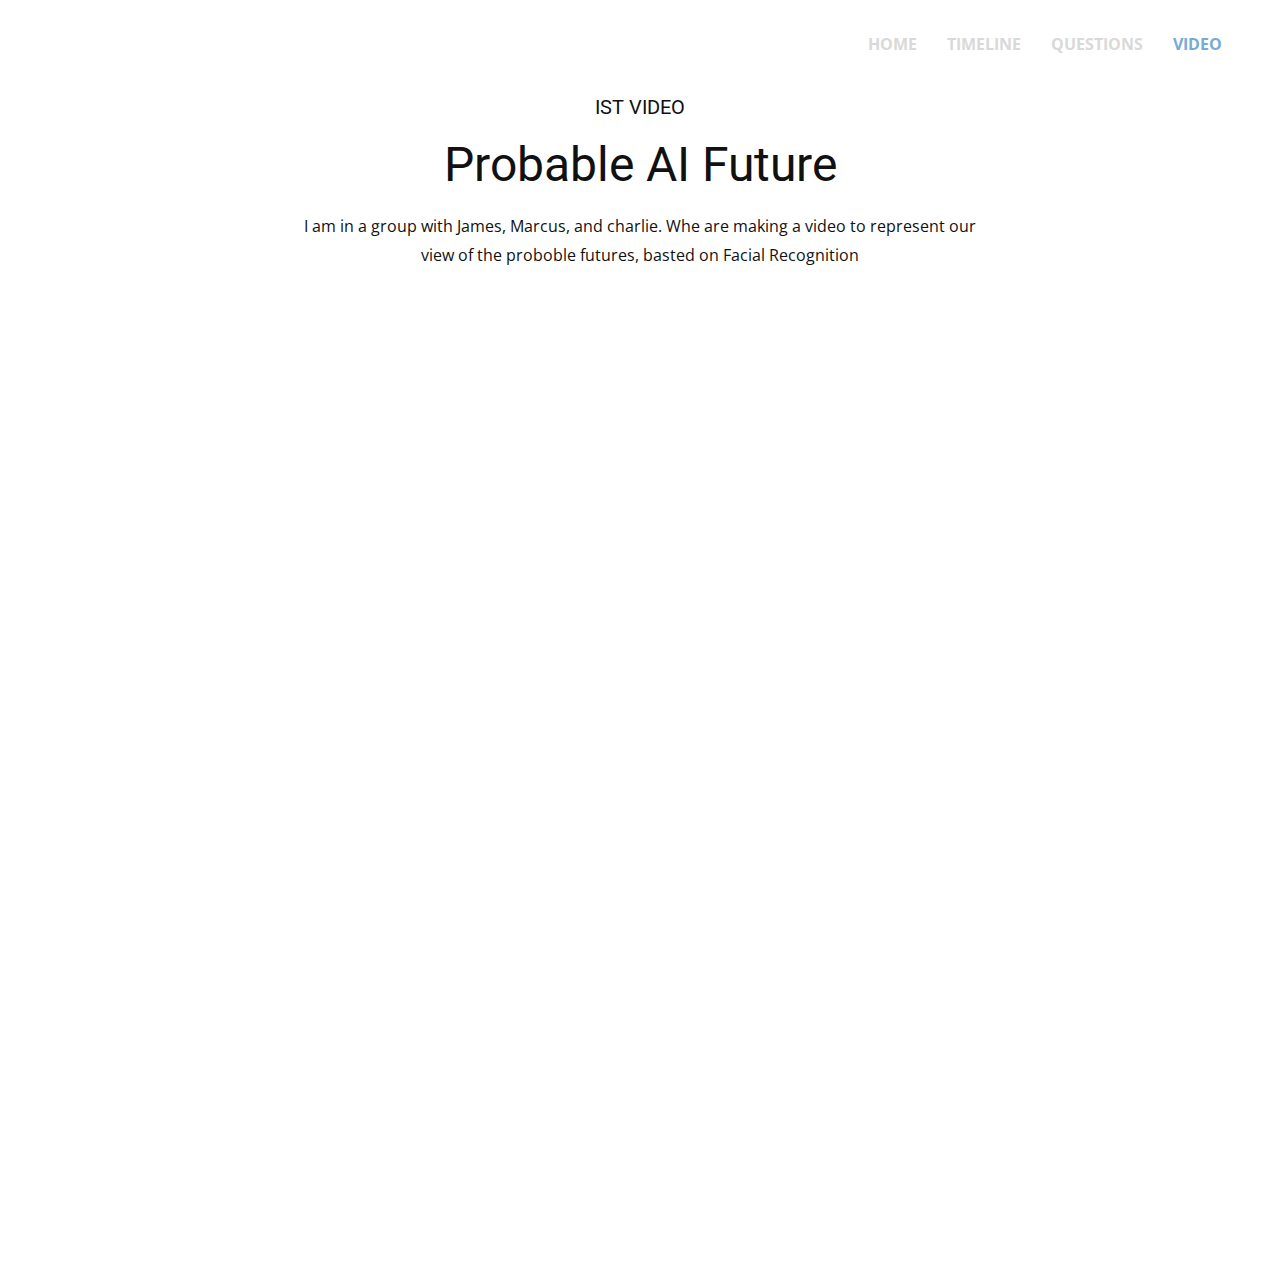
<file: Video.html>
<!DOCTYPE html>
<html style="font-size: 16px;" lang="en"><head>
    <meta name="viewport" content="width=device-width, initial-scale=1.0">
    <meta charset="utf-8">
    <meta name="keywords" content="INTUITIVE">
    <meta name="description" content="">
    <title>Video</title>
    <link rel="icon" type="image/x-icon" href="images/https---prod.static9.net.au-fs-fae4b372-5c8b-4340-b082-3c27e11782f7.ico">
    <link rel="stylesheet" href="nicepage.css" media="screen">
<link rel="stylesheet" href="Video.css" media="screen">
    <script class="u-script" type="text/javascript" src="jquery.js" defer=""></script>
    <script class="u-script" type="text/javascript" src="nicepage.js" defer=""></script>
    <meta name="generator" content="Nicepage 4.18.5, nicepage.com">
    <link id="u-theme-google-font" rel="stylesheet" href="https://fonts.googleapis.com/css?family=Roboto:100,100i,300,300i,400,400i,500,500i,700,700i,900,900i|Open+Sans:300,300i,400,400i,500,500i,600,600i,700,700i,800,800i">
    
    
    
    <script type="application/ld+json">{
		"@context": "http://schema.org",
		"@type": "Organization",
		"name": ""
}</script>
    <meta name="theme-color" content="#478ac9">
    <meta property="og:title" content="Video">
    <meta property="og:type" content="website">
  </head>
  <body class="u-body u-xl-mode" data-lang="en"><header class="u-clearfix u-header u-header" id="sec-0fb6"><div class="u-clearfix u-sheet u-sheet-1">
        <nav class="u-menu u-menu-one-level u-offcanvas u-menu-1" data-responsive-from="MD">
          <div class="menu-collapse" style="font-size: 1rem; letter-spacing: 0px; font-weight: 700; text-transform: uppercase;">
            <a class="u-button-style u-custom-active-border-color u-custom-border u-custom-border-color u-custom-borders u-custom-color u-custom-hover-border-color u-custom-left-right-menu-spacing u-custom-padding-bottom u-custom-text-active-color u-custom-text-color u-custom-text-hover-color u-custom-text-shadow u-custom-text-shadow-blur u-custom-text-shadow-color u-custom-text-shadow-transparency u-custom-text-shadow-x u-custom-text-shadow-y u-custom-top-bottom-menu-spacing u-file-icon u-nav-link u-text-active-palette-1-base u-text-hover-palette-2-base u-text-white u-file-icon-1" href="#">
              <img src="images/2516745-3c9ff2a1.png" alt="">
            </a>
          </div>
          <div class="u-custom-menu u-nav-container">
            <ul class="u-nav u-spacing-30 u-unstyled u-nav-1"><li class="u-nav-item"><a class="u-border-active-palette-1-light-1 u-border-hover-palette-1-light-1 u-button-style u-nav-link u-text-active-palette-1-light-1 u-text-grey-15 u-text-hover-palette-1-light-1" href="Home.html" style="padding: 10px 0px;">Home</a>
</li><li class="u-nav-item"><a class="u-border-active-palette-1-light-1 u-border-hover-palette-1-light-1 u-button-style u-nav-link u-text-active-palette-1-light-1 u-text-grey-15 u-text-hover-palette-1-light-1" href="Timeline.html" style="padding: 10px 0px;">Timeline</a>
</li><li class="u-nav-item"><a class="u-border-active-palette-1-light-1 u-border-hover-palette-1-light-1 u-button-style u-nav-link u-text-active-palette-1-light-1 u-text-grey-15 u-text-hover-palette-1-light-1" href="Questions.html" style="padding: 10px 0px;">Questions</a>
</li><li class="u-nav-item"><a class="u-border-active-palette-1-light-1 u-border-hover-palette-1-light-1 u-button-style u-nav-link u-text-active-palette-1-light-1 u-text-grey-15 u-text-hover-palette-1-light-1" href="Video.html" style="padding: 10px 0px;">Video</a>
</li></ul>
          </div>
          <div class="u-custom-menu u-nav-container-collapse">
            <div class="u-black u-container-style u-inner-container-layout u-opacity u-opacity-95 u-sidenav">
              <div class="u-inner-container-layout u-sidenav-overflow">
                <div class="u-menu-close"></div>
                <ul class="u-align-center u-nav u-popupmenu-items u-unstyled u-nav-2"><li class="u-nav-item"><a class="u-button-style u-nav-link" href="Home.html">Home</a>
</li><li class="u-nav-item"><a class="u-button-style u-nav-link" href="Timeline.html">Timeline</a>
</li><li class="u-nav-item"><a class="u-button-style u-nav-link" href="Questions.html">Questions</a>
</li><li class="u-nav-item"><a class="u-button-style u-nav-link" href="Video.html">Video</a>
</li></ul>
              </div>
            </div>
            <div class="u-black u-menu-overlay u-opacity u-opacity-70"></div>
          </div>
        </nav>
      </div></header>
    <section class="u-align-center u-clearfix u-section-1" id="sec-7f31">
      <div class="u-clearfix u-sheet u-sheet-1">
        <h5 class="u-text u-text-default u-text-1">IST video</h5>
        <h1 class="u-text u-text-default u-text-2">Probable AI Future</h1>
        <p class="u-text u-text-3">I am in a group with James, Marcus, and charlie. Whe are making a video to represent our view of the proboble futures, basted on <b>
            <span style="font-weight: 400;">Facial Recognition</span></b>
        </p>
      </div>
    </section>
    <section class="u-clearfix u-section-2" id="sec-6046">
      <div class="u-clearfix u-sheet u-sheet-1">
        <div class="u-align-left u-expanded-width u-left-0 u-video u-video-contain u-video-1">
          <div class="embed-responsive embed-responsive-1">
            <iframe style="position: absolute;top: 0;left: 0;width: 100%;height: 100%;" class="embed-responsive-item" src="https://www.youtube.com/embed/yau_LxP9r1s?mute=0&amp;showinfo=1&amp;controls=1&amp;start=0" frameborder="0" allowfullscreen=""></iframe>
          </div>
        </div>
      </div>
    </section>
    
    
    
     
  
</body></html>
</file>
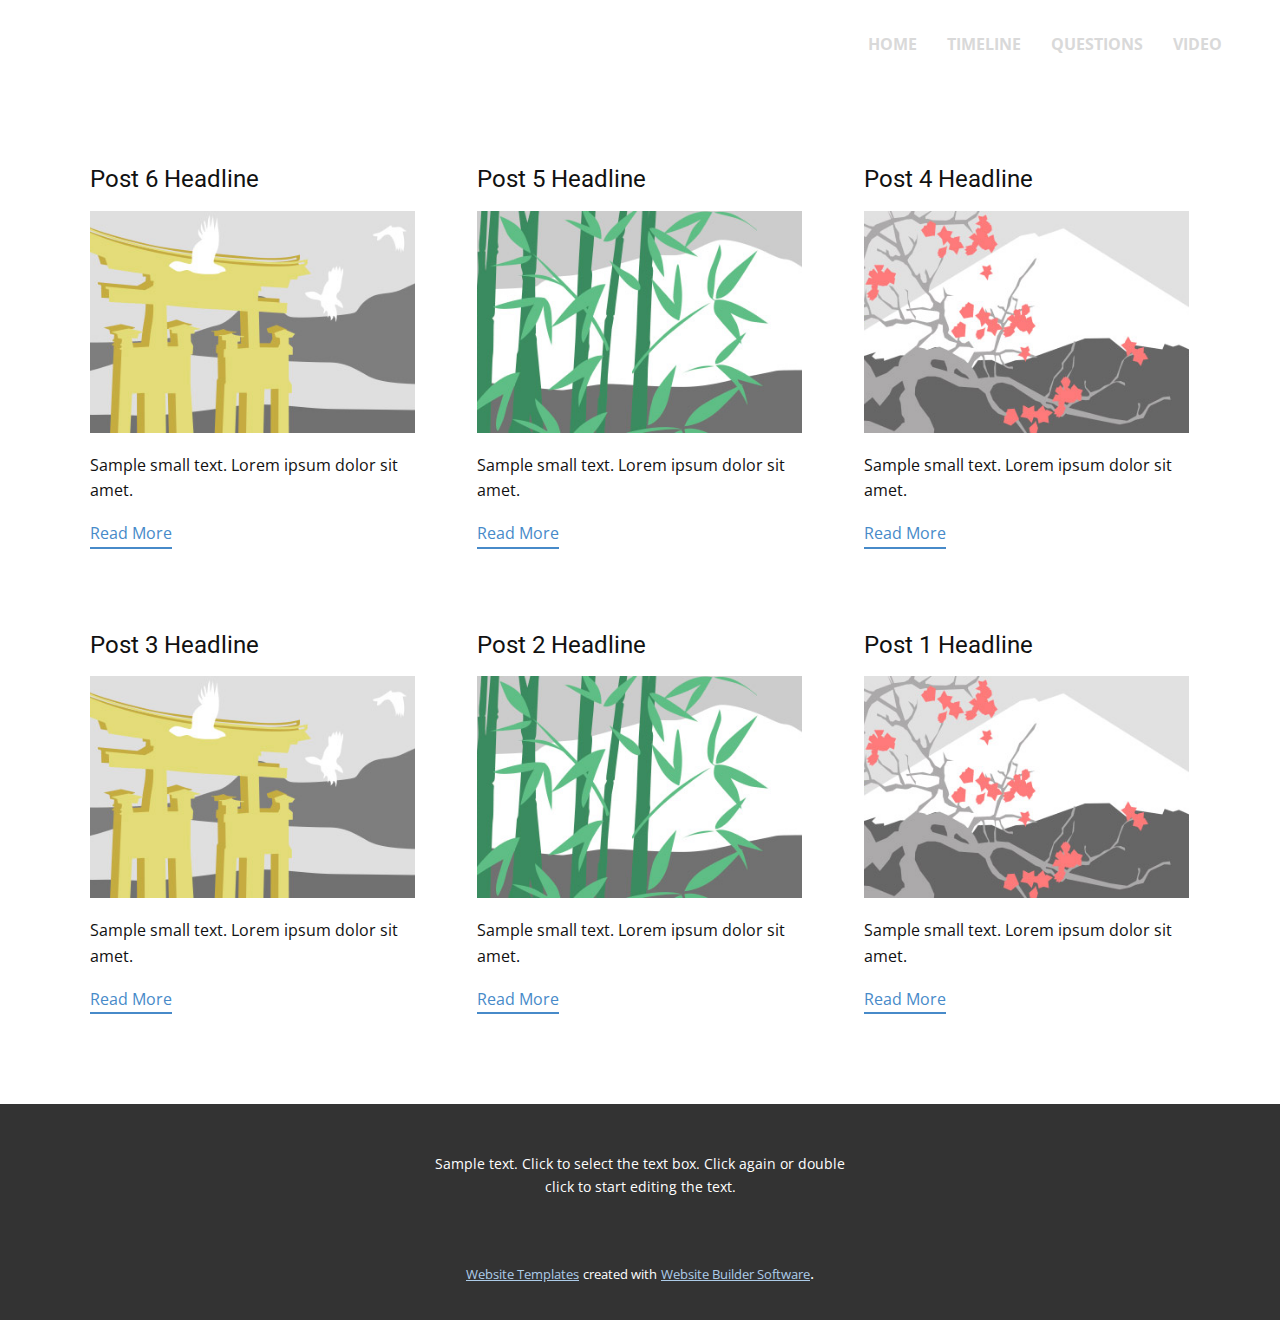
<file: blog/blog.html>
<html style="font-size: 16px;" lang="en"><head>
    <meta name="viewport" content="width=device-width, initial-scale=1.0">
    <meta charset="utf-8">
    <meta name="keywords" content="">
    <meta name="description" content="">
    <title>Blog Template</title>
    <link rel="stylesheet" href="../nicepage.css" media="screen">
<link rel="stylesheet" href="../Blog-Template.css" media="screen">
    <script class="u-script" type="text/javascript" src="../jquery.js" defer=""></script>
    <script class="u-script" type="text/javascript" src="../nicepage.js" defer=""></script>
    <meta name="generator" content="Nicepage 4.18.5, nicepage.com">
    <link id="u-theme-google-font" rel="stylesheet" href="https://fonts.googleapis.com/css?family=Roboto:100,100i,300,300i,400,400i,500,500i,700,700i,900,900i|Open+Sans:300,300i,400,400i,500,500i,600,600i,700,700i,800,800i">
    
    
    <script type="application/ld+json">{
		"@context": "http://schema.org",
		"@type": "Organization",
		"name": ""
}</script>
    <meta name="theme-color" content="#478ac9">
  </head>
  <body class="u-body u-xl-mode" data-lang="en"><header class="u-clearfix u-header u-header" id="sec-0fb6"><div class="u-clearfix u-sheet u-sheet-1">
        <nav class="u-menu u-menu-one-level u-offcanvas u-menu-1" data-responsive-from="MD">
          <div class="menu-collapse" style="font-size: 1rem; letter-spacing: 0px; font-weight: 700; text-transform: uppercase;">
            <a class="u-button-style u-custom-active-border-color u-custom-border u-custom-border-color u-custom-borders u-custom-color u-custom-hover-border-color u-custom-left-right-menu-spacing u-custom-padding-bottom u-custom-text-active-color u-custom-text-color u-custom-text-hover-color u-custom-text-shadow u-custom-text-shadow-blur u-custom-text-shadow-color u-custom-text-shadow-transparency u-custom-text-shadow-x u-custom-text-shadow-y u-custom-top-bottom-menu-spacing u-file-icon u-nav-link u-text-active-palette-1-base u-text-hover-palette-2-base u-text-white u-file-icon-1" href="#">
              <img src="../images/2516745-3c9ff2a1.png" alt="">
            </a>
          </div>
          <div class="u-custom-menu u-nav-container">
            <ul class="u-nav u-spacing-30 u-unstyled u-nav-1"><li class="u-nav-item"><a class="u-border-active-palette-1-light-1 u-border-hover-palette-1-light-1 u-button-style u-nav-link u-text-active-palette-1-light-1 u-text-grey-15 u-text-hover-palette-1-light-1" href="../Home.html" style="padding: 10px 0px;">Home</a>
</li><li class="u-nav-item"><a class="u-border-active-palette-1-light-1 u-border-hover-palette-1-light-1 u-button-style u-nav-link u-text-active-palette-1-light-1 u-text-grey-15 u-text-hover-palette-1-light-1" href="../Timeline.html" style="padding: 10px 0px;">Timeline</a>
</li><li class="u-nav-item"><a class="u-border-active-palette-1-light-1 u-border-hover-palette-1-light-1 u-button-style u-nav-link u-text-active-palette-1-light-1 u-text-grey-15 u-text-hover-palette-1-light-1" href="../Questions.html" style="padding: 10px 0px;">Questions</a>
</li><li class="u-nav-item"><a class="u-border-active-palette-1-light-1 u-border-hover-palette-1-light-1 u-button-style u-nav-link u-text-active-palette-1-light-1 u-text-grey-15 u-text-hover-palette-1-light-1" href="../Video.html" style="padding: 10px 0px;">Video</a>
</li></ul>
          </div>
          <div class="u-custom-menu u-nav-container-collapse">
            <div class="u-black u-container-style u-inner-container-layout u-opacity u-opacity-95 u-sidenav">
              <div class="u-inner-container-layout u-sidenav-overflow">
                <div class="u-menu-close"></div>
                <ul class="u-align-center u-nav u-popupmenu-items u-unstyled u-nav-2"><li class="u-nav-item"><a class="u-button-style u-nav-link" href="../Home.html">Home</a>
</li><li class="u-nav-item"><a class="u-button-style u-nav-link" href="../Timeline.html">Timeline</a>
</li><li class="u-nav-item"><a class="u-button-style u-nav-link" href="../Questions.html">Questions</a>
</li><li class="u-nav-item"><a class="u-button-style u-nav-link" href="../Video.html">Video</a>
</li></ul>
              </div>
            </div>
            <div class="u-black u-menu-overlay u-opacity u-opacity-70"></div>
          </div>
        </nav>
      </div></header>
    <section class="u-clearfix u-section-1" id="sec-3a2e">
      <div class="u-clearfix u-sheet u-valign-middle u-sheet-1"><!--blog--><!--blog_options_json--><!--{"type":"Recent","source":"","tags":"","count":""}--><!--/blog_options_json-->
        <div class="u-blog u-expanded-width u-repeater u-repeater-1"><!--blog_post-->
          <div class="u-blog-post u-container-style u-repeater-item u-white u-repeater-item-1">
            <div class="u-container-layout u-similar-container u-valign-top u-container-layout-1"><!--blog_post_header-->
              <h4 class="u-blog-control u-text u-text-1">
                <a class="u-post-header-link" href="../blog/post-5.html">Post 6 Headline</a>
              </h4><!--/blog_post_header--><!--blog_post_image-->
              <a class="u-post-header-link" href="../blog/post-5.html"><img alt="" class="u-blog-control u-expanded-width u-image u-image-default u-image-1" src="../images/8ad73f3c.jpeg"></a><!--/blog_post_image--><!--blog_post_content-->
              <div class="u-blog-control u-post-content u-text u-text-2 fr-view">Sample small text. Lorem ipsum dolor sit amet.</div><!--/blog_post_content--><!--blog_post_readmore-->
              <a href="../blog/post-5.html" class="u-blog-control u-border-2 u-border-palette-1-base u-btn u-btn-rectangle u-button-style u-none u-btn-1"><!--blog_post_readmore_content--><!--options_json--><!--{"content":"","defaultValue":"Read More"}--><!--/options_json-->Read More<!--/blog_post_readmore_content--></a><!--/blog_post_readmore-->
            </div>
          </div><div class="u-blog-post u-container-style u-repeater-item u-video-cover u-white">
            <div class="u-container-layout u-similar-container u-valign-top u-container-layout-2"><!--blog_post_header-->
              <h4 class="u-blog-control u-text u-text-3">
                <a class="u-post-header-link" href="../blog/post-4.html">Post 5 Headline</a>
              </h4><!--/blog_post_header--><!--blog_post_image-->
              <a class="u-post-header-link" href="../blog/post-4.html"><img alt="" class="u-blog-control u-expanded-width u-image u-image-default u-image-2" src="../images/68f64b9d.jpeg"></a><!--/blog_post_image--><!--blog_post_content-->
              <div class="u-blog-control u-post-content u-text u-text-4 fr-view">Sample small text. Lorem ipsum dolor sit amet.</div><!--/blog_post_content--><!--blog_post_readmore-->
              <a href="../blog/post-4.html" class="u-blog-control u-border-2 u-border-palette-1-base u-btn u-btn-rectangle u-button-style u-none u-btn-2"><!--blog_post_readmore_content--><!--options_json--><!--{"content":"","defaultValue":"Read More"}--><!--/options_json-->Read More<!--/blog_post_readmore_content--></a><!--/blog_post_readmore-->
            </div>
          </div><div class="u-blog-post u-container-style u-repeater-item u-video-cover u-white">
            <div class="u-container-layout u-similar-container u-valign-top u-container-layout-3"><!--blog_post_header-->
              <h4 class="u-blog-control u-text u-text-5">
                <a class="u-post-header-link" href="../blog/post-3.html">Post 4 Headline</a>
              </h4><!--/blog_post_header--><!--blog_post_image-->
              <a class="u-post-header-link" href="../blog/post-3.html"><img alt="" class="u-blog-control u-expanded-width u-image u-image-default u-image-3" src="../images/0fd3416c.jpeg"></a><!--/blog_post_image--><!--blog_post_content-->
              <div class="u-blog-control u-post-content u-text u-text-6 fr-view">Sample small text. Lorem ipsum dolor sit amet.</div><!--/blog_post_content--><!--blog_post_readmore-->
              <a href="../blog/post-3.html" class="u-blog-control u-border-2 u-border-palette-1-base u-btn u-btn-rectangle u-button-style u-none u-btn-3"><!--blog_post_readmore_content--><!--options_json--><!--{"content":"","defaultValue":"Read More"}--><!--/options_json-->Read More<!--/blog_post_readmore_content--></a><!--/blog_post_readmore-->
            </div>
          </div><div class="u-blog-post u-container-style u-repeater-item u-white u-repeater-item-1">
            <div class="u-container-layout u-similar-container u-valign-top u-container-layout-1"><!--blog_post_header-->
              <h4 class="u-blog-control u-text u-text-1">
                <a class="u-post-header-link" href="../blog/post-2.html">Post 3 Headline</a>
              </h4><!--/blog_post_header--><!--blog_post_image-->
              <a class="u-post-header-link" href="../blog/post-2.html"><img alt="" class="u-blog-control u-expanded-width u-image u-image-default u-image-1" src="../images/8ad73f3c.jpeg"></a><!--/blog_post_image--><!--blog_post_content-->
              <div class="u-blog-control u-post-content u-text u-text-2 fr-view">Sample small text. Lorem ipsum dolor sit amet.</div><!--/blog_post_content--><!--blog_post_readmore-->
              <a href="../blog/post-2.html" class="u-blog-control u-border-2 u-border-palette-1-base u-btn u-btn-rectangle u-button-style u-none u-btn-1"><!--blog_post_readmore_content--><!--options_json--><!--{"content":"","defaultValue":"Read More"}--><!--/options_json-->Read More<!--/blog_post_readmore_content--></a><!--/blog_post_readmore-->
            </div>
          </div><div class="u-blog-post u-container-style u-repeater-item u-video-cover u-white">
            <div class="u-container-layout u-similar-container u-valign-top u-container-layout-2"><!--blog_post_header-->
              <h4 class="u-blog-control u-text u-text-3">
                <a class="u-post-header-link" href="../blog/post-1.html">Post 2 Headline</a>
              </h4><!--/blog_post_header--><!--blog_post_image-->
              <a class="u-post-header-link" href="../blog/post-1.html"><img alt="" class="u-blog-control u-expanded-width u-image u-image-default u-image-2" src="../images/68f64b9d.jpeg"></a><!--/blog_post_image--><!--blog_post_content-->
              <div class="u-blog-control u-post-content u-text u-text-4 fr-view">Sample small text. Lorem ipsum dolor sit amet.</div><!--/blog_post_content--><!--blog_post_readmore-->
              <a href="../blog/post-1.html" class="u-blog-control u-border-2 u-border-palette-1-base u-btn u-btn-rectangle u-button-style u-none u-btn-2"><!--blog_post_readmore_content--><!--options_json--><!--{"content":"","defaultValue":"Read More"}--><!--/options_json-->Read More<!--/blog_post_readmore_content--></a><!--/blog_post_readmore-->
            </div>
          </div><div class="u-blog-post u-container-style u-repeater-item u-video-cover u-white">
            <div class="u-container-layout u-similar-container u-valign-top u-container-layout-3"><!--blog_post_header-->
              <h4 class="u-blog-control u-text u-text-5">
                <a class="u-post-header-link" href="../blog/post.html">Post 1 Headline</a>
              </h4><!--/blog_post_header--><!--blog_post_image-->
              <a class="u-post-header-link" href="../blog/post.html"><img alt="" class="u-blog-control u-expanded-width u-image u-image-default u-image-3" src="../images/0fd3416c.jpeg"></a><!--/blog_post_image--><!--blog_post_content-->
              <div class="u-blog-control u-post-content u-text u-text-6 fr-view">Sample small text. Lorem ipsum dolor sit amet.</div><!--/blog_post_content--><!--blog_post_readmore-->
              <a href="../blog/post.html" class="u-blog-control u-border-2 u-border-palette-1-base u-btn u-btn-rectangle u-button-style u-none u-btn-3"><!--blog_post_readmore_content--><!--options_json--><!--{"content":"","defaultValue":"Read More"}--><!--/options_json-->Read More<!--/blog_post_readmore_content--></a><!--/blog_post_readmore-->
            </div>
          </div><!--/blog_post--><!--blog_post-->
          <!--/blog_post--><!--blog_post-->
          <!--/blog_post-->
        </div><!--/blog-->
      </div>
    </section>
    
    
    <footer class="u-align-center u-clearfix u-footer u-grey-80 u-footer" id="sec-73b1"><div class="u-clearfix u-sheet u-sheet-1">
        <p class="u-small-text u-text u-text-variant u-text-1">Sample text. Click to select the text box. Click again or double click to start editing the text.</p>
      </div></footer>
    <section class="u-backlink u-clearfix u-grey-80">
      <a class="u-link" href="https://nicepage.com/website-templates" target="_blank">
        <span>Website Templates</span>
      </a>
      <p class="u-text">
        <span>created with</span>
      </p>
      <a class="u-link" href="" target="_blank">
        <span>Website Builder Software</span>
      </a>. 
    </section>
  
</body></html>
</file>
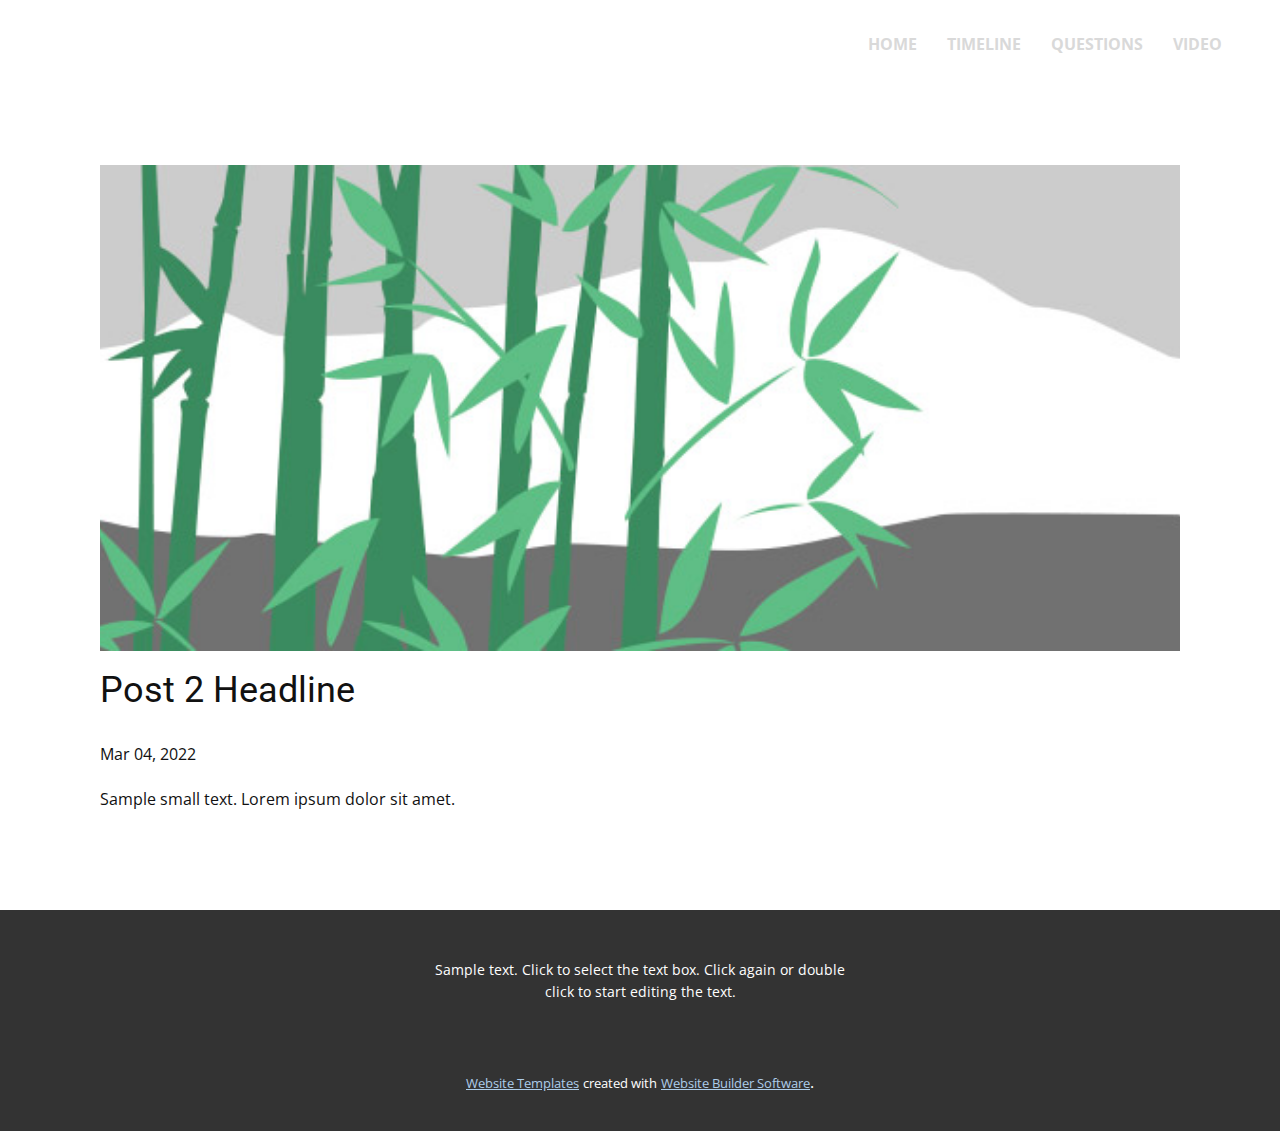
<file: blog/post-1.html>
<!doctype html>
<html style="font-size: 16px;" lang="en"><head>
    <meta name="viewport" content="width=device-width, initial-scale=1.0">
    <meta charset="utf-8">
    <meta name="keywords" content="Post 1 Headline">
    <meta name="description" content="">
    <title>Post 2 Headline</title>
    <link rel="stylesheet" href="../nicepage.css" media="screen">
<link rel="stylesheet" href="../Post-Template.css" media="screen">
    <script class="u-script" type="text/javascript" src="../jquery.js" defer=""></script>
    <script class="u-script" type="text/javascript" src="../nicepage.js" defer=""></script>
    <meta name="generator" content="Nicepage 4.18.5, nicepage.com">
    <link id="u-theme-google-font" rel="stylesheet" href="https://fonts.googleapis.com/css?family=Roboto:100,100i,300,300i,400,400i,500,500i,700,700i,900,900i|Open+Sans:300,300i,400,400i,500,500i,600,600i,700,700i,800,800i">
    
    
    <script type="application/ld+json">{
		"@context": "http://schema.org",
		"@type": "Organization",
		"name": ""
}</script>
    <meta name="theme-color" content="#478ac9">
  </head>
  <body class="u-body u-xl-mode" data-lang="en"><header class="u-clearfix u-header u-header" id="sec-0fb6"><div class="u-clearfix u-sheet u-sheet-1">
        <nav class="u-menu u-menu-one-level u-offcanvas u-menu-1" data-responsive-from="MD">
          <div class="menu-collapse" style="font-size: 1rem; letter-spacing: 0px; font-weight: 700; text-transform: uppercase;">
            <a class="u-button-style u-custom-active-border-color u-custom-border u-custom-border-color u-custom-borders u-custom-color u-custom-hover-border-color u-custom-left-right-menu-spacing u-custom-padding-bottom u-custom-text-active-color u-custom-text-color u-custom-text-hover-color u-custom-text-shadow u-custom-text-shadow-blur u-custom-text-shadow-color u-custom-text-shadow-transparency u-custom-text-shadow-x u-custom-text-shadow-y u-custom-top-bottom-menu-spacing u-file-icon u-nav-link u-text-active-palette-1-base u-text-hover-palette-2-base u-text-white u-file-icon-1" href="#">
              <img src="../images/2516745-3c9ff2a1.png" alt="">
            </a>
          </div>
          <div class="u-custom-menu u-nav-container">
            <ul class="u-nav u-spacing-30 u-unstyled u-nav-1"><li class="u-nav-item"><a class="u-border-active-palette-1-light-1 u-border-hover-palette-1-light-1 u-button-style u-nav-link u-text-active-palette-1-light-1 u-text-grey-15 u-text-hover-palette-1-light-1" href="../Home.html" style="padding: 10px 0px;">Home</a>
</li><li class="u-nav-item"><a class="u-border-active-palette-1-light-1 u-border-hover-palette-1-light-1 u-button-style u-nav-link u-text-active-palette-1-light-1 u-text-grey-15 u-text-hover-palette-1-light-1" href="../Timeline.html" style="padding: 10px 0px;">Timeline</a>
</li><li class="u-nav-item"><a class="u-border-active-palette-1-light-1 u-border-hover-palette-1-light-1 u-button-style u-nav-link u-text-active-palette-1-light-1 u-text-grey-15 u-text-hover-palette-1-light-1" href="../Questions.html" style="padding: 10px 0px;">Questions</a>
</li><li class="u-nav-item"><a class="u-border-active-palette-1-light-1 u-border-hover-palette-1-light-1 u-button-style u-nav-link u-text-active-palette-1-light-1 u-text-grey-15 u-text-hover-palette-1-light-1" href="../Video.html" style="padding: 10px 0px;">Video</a>
</li></ul>
          </div>
          <div class="u-custom-menu u-nav-container-collapse">
            <div class="u-black u-container-style u-inner-container-layout u-opacity u-opacity-95 u-sidenav">
              <div class="u-inner-container-layout u-sidenav-overflow">
                <div class="u-menu-close"></div>
                <ul class="u-align-center u-nav u-popupmenu-items u-unstyled u-nav-2"><li class="u-nav-item"><a class="u-button-style u-nav-link" href="../Home.html">Home</a>
</li><li class="u-nav-item"><a class="u-button-style u-nav-link" href="../Timeline.html">Timeline</a>
</li><li class="u-nav-item"><a class="u-button-style u-nav-link" href="../Questions.html">Questions</a>
</li><li class="u-nav-item"><a class="u-button-style u-nav-link" href="../Video.html">Video</a>
</li></ul>
              </div>
            </div>
            <div class="u-black u-menu-overlay u-opacity u-opacity-70"></div>
          </div>
        </nav>
      </div></header>
    <section class="u-align-center u-clearfix u-section-1" id="sec-dd9b">
      <div class="u-clearfix u-sheet u-valign-middle-md u-valign-middle-sm u-valign-middle-xs u-sheet-1"><!--post_details--><!--post_details_options_json--><!--{"source":""}--><!--/post_details_options_json--><!--blog_post-->
        <div class="u-container-style u-expanded-width u-post-details u-post-details-1">
          <div class="u-container-layout u-valign-middle u-container-layout-1"><!--blog_post_image-->
            <img alt="" class="u-blog-control u-expanded-width u-image u-image-default u-image-1" src="../images/68f64b9d.jpeg"><!--/blog_post_image--><!--blog_post_header-->
            <h2 class="u-blog-control u-text u-text-1">Post 2 Headline</h2><!--/blog_post_header--><!--blog_post_metadata-->
            <div class="u-blog-control u-metadata u-metadata-1"><!--blog_post_metadata_date-->
              <span class="u-meta-date u-meta-icon">Mar 04, 2022</span><!--/blog_post_metadata_date--><!--blog_post_metadata_category-->
              <!--/blog_post_metadata_category--><!--blog_post_metadata_comments-->
              <!--/blog_post_metadata_comments-->
            </div><!--/blog_post_metadata--><!--blog_post_content-->
            <div class="u-align-justify u-blog-control u-post-content u-text u-text-2 fr-view">
  Sample small text. Lorem ipsum dolor sit amet.
  </div><!--/blog_post_content-->
          </div>
        </div><!--/blog_post--><!--/post_details-->
      </div>
    </section>
    
    
    <footer class="u-align-center u-clearfix u-footer u-grey-80 u-footer" id="sec-73b1"><div class="u-clearfix u-sheet u-sheet-1">
        <p class="u-small-text u-text u-text-variant u-text-1">Sample text. Click to select the text box. Click again or double click to start editing the text.</p>
      </div></footer>
    <section class="u-backlink u-clearfix u-grey-80">
      <a class="u-link" href="https://nicepage.com/website-templates" target="_blank">
        <span>Website Templates</span>
      </a>
      <p class="u-text">
        <span>created with</span>
      </p>
      <a class="u-link" href="" target="_blank">
        <span>Website Builder Software</span>
      </a>. 
    </section>
  
</body></html>
</file>
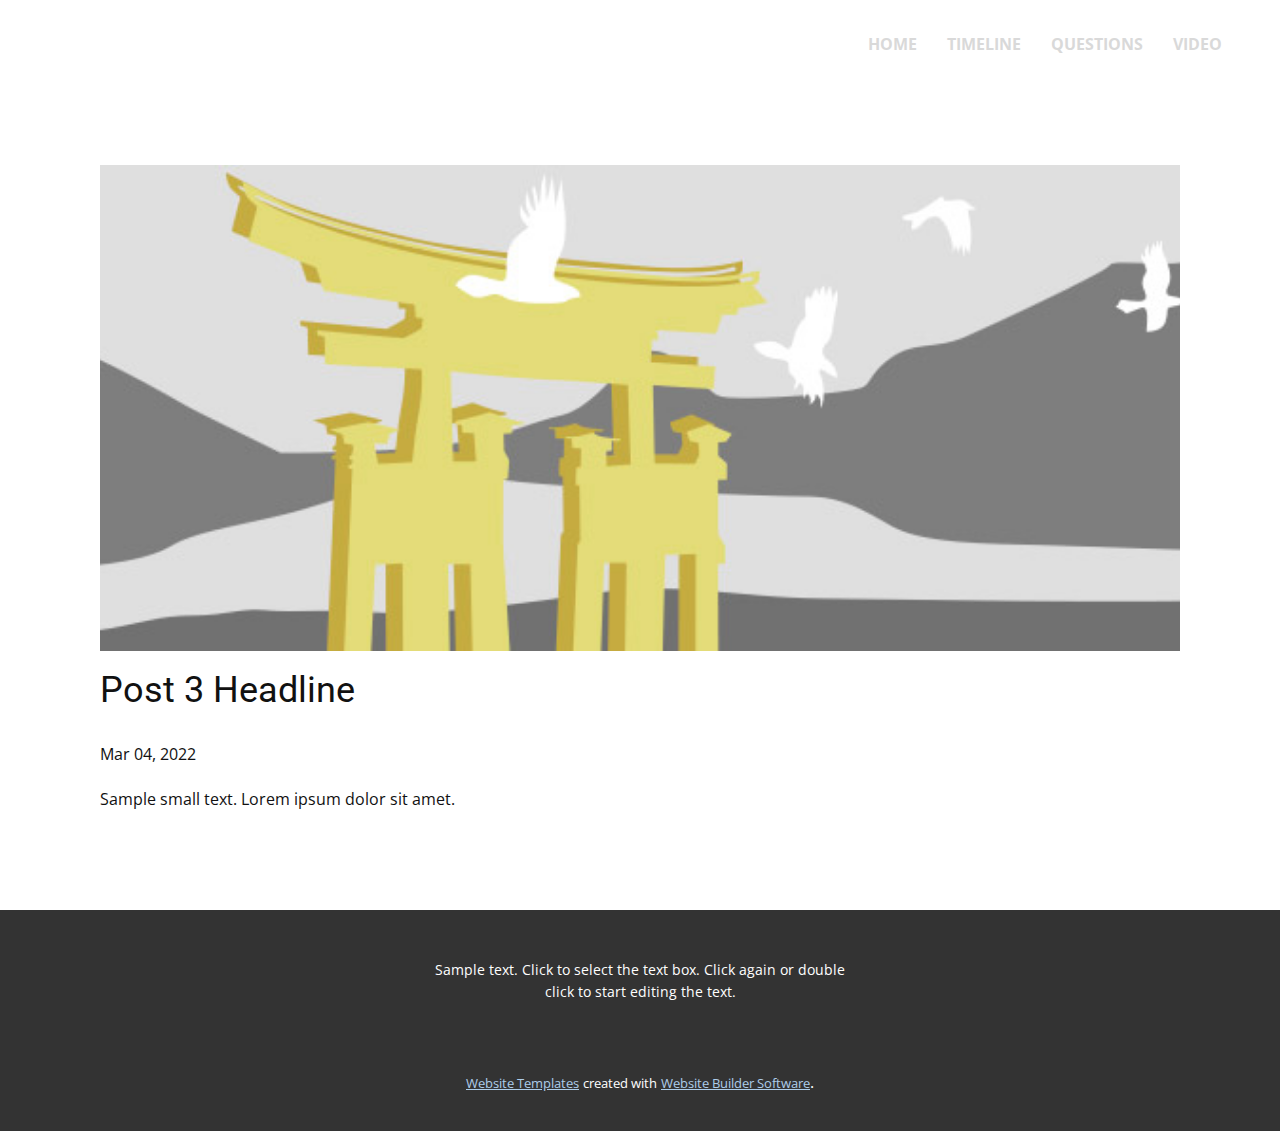
<file: blog/post-2.html>
<!doctype html>
<html style="font-size: 16px;" lang="en"><head>
    <meta name="viewport" content="width=device-width, initial-scale=1.0">
    <meta charset="utf-8">
    <meta name="keywords" content="Post 1 Headline">
    <meta name="description" content="">
    <title>Post 3 Headline</title>
    <link rel="stylesheet" href="../nicepage.css" media="screen">
<link rel="stylesheet" href="../Post-Template.css" media="screen">
    <script class="u-script" type="text/javascript" src="../jquery.js" defer=""></script>
    <script class="u-script" type="text/javascript" src="../nicepage.js" defer=""></script>
    <meta name="generator" content="Nicepage 4.18.5, nicepage.com">
    <link id="u-theme-google-font" rel="stylesheet" href="https://fonts.googleapis.com/css?family=Roboto:100,100i,300,300i,400,400i,500,500i,700,700i,900,900i|Open+Sans:300,300i,400,400i,500,500i,600,600i,700,700i,800,800i">
    
    
    <script type="application/ld+json">{
		"@context": "http://schema.org",
		"@type": "Organization",
		"name": ""
}</script>
    <meta name="theme-color" content="#478ac9">
  </head>
  <body class="u-body u-xl-mode" data-lang="en"><header class="u-clearfix u-header u-header" id="sec-0fb6"><div class="u-clearfix u-sheet u-sheet-1">
        <nav class="u-menu u-menu-one-level u-offcanvas u-menu-1" data-responsive-from="MD">
          <div class="menu-collapse" style="font-size: 1rem; letter-spacing: 0px; font-weight: 700; text-transform: uppercase;">
            <a class="u-button-style u-custom-active-border-color u-custom-border u-custom-border-color u-custom-borders u-custom-color u-custom-hover-border-color u-custom-left-right-menu-spacing u-custom-padding-bottom u-custom-text-active-color u-custom-text-color u-custom-text-hover-color u-custom-text-shadow u-custom-text-shadow-blur u-custom-text-shadow-color u-custom-text-shadow-transparency u-custom-text-shadow-x u-custom-text-shadow-y u-custom-top-bottom-menu-spacing u-file-icon u-nav-link u-text-active-palette-1-base u-text-hover-palette-2-base u-text-white u-file-icon-1" href="#">
              <img src="../images/2516745-3c9ff2a1.png" alt="">
            </a>
          </div>
          <div class="u-custom-menu u-nav-container">
            <ul class="u-nav u-spacing-30 u-unstyled u-nav-1"><li class="u-nav-item"><a class="u-border-active-palette-1-light-1 u-border-hover-palette-1-light-1 u-button-style u-nav-link u-text-active-palette-1-light-1 u-text-grey-15 u-text-hover-palette-1-light-1" href="../Home.html" style="padding: 10px 0px;">Home</a>
</li><li class="u-nav-item"><a class="u-border-active-palette-1-light-1 u-border-hover-palette-1-light-1 u-button-style u-nav-link u-text-active-palette-1-light-1 u-text-grey-15 u-text-hover-palette-1-light-1" href="../Timeline.html" style="padding: 10px 0px;">Timeline</a>
</li><li class="u-nav-item"><a class="u-border-active-palette-1-light-1 u-border-hover-palette-1-light-1 u-button-style u-nav-link u-text-active-palette-1-light-1 u-text-grey-15 u-text-hover-palette-1-light-1" href="../Questions.html" style="padding: 10px 0px;">Questions</a>
</li><li class="u-nav-item"><a class="u-border-active-palette-1-light-1 u-border-hover-palette-1-light-1 u-button-style u-nav-link u-text-active-palette-1-light-1 u-text-grey-15 u-text-hover-palette-1-light-1" href="../Video.html" style="padding: 10px 0px;">Video</a>
</li></ul>
          </div>
          <div class="u-custom-menu u-nav-container-collapse">
            <div class="u-black u-container-style u-inner-container-layout u-opacity u-opacity-95 u-sidenav">
              <div class="u-inner-container-layout u-sidenav-overflow">
                <div class="u-menu-close"></div>
                <ul class="u-align-center u-nav u-popupmenu-items u-unstyled u-nav-2"><li class="u-nav-item"><a class="u-button-style u-nav-link" href="../Home.html">Home</a>
</li><li class="u-nav-item"><a class="u-button-style u-nav-link" href="../Timeline.html">Timeline</a>
</li><li class="u-nav-item"><a class="u-button-style u-nav-link" href="../Questions.html">Questions</a>
</li><li class="u-nav-item"><a class="u-button-style u-nav-link" href="../Video.html">Video</a>
</li></ul>
              </div>
            </div>
            <div class="u-black u-menu-overlay u-opacity u-opacity-70"></div>
          </div>
        </nav>
      </div></header>
    <section class="u-align-center u-clearfix u-section-1" id="sec-dd9b">
      <div class="u-clearfix u-sheet u-valign-middle-md u-valign-middle-sm u-valign-middle-xs u-sheet-1"><!--post_details--><!--post_details_options_json--><!--{"source":""}--><!--/post_details_options_json--><!--blog_post-->
        <div class="u-container-style u-expanded-width u-post-details u-post-details-1">
          <div class="u-container-layout u-valign-middle u-container-layout-1"><!--blog_post_image-->
            <img alt="" class="u-blog-control u-expanded-width u-image u-image-default u-image-1" src="../images/8ad73f3c.jpeg"><!--/blog_post_image--><!--blog_post_header-->
            <h2 class="u-blog-control u-text u-text-1">Post 3 Headline</h2><!--/blog_post_header--><!--blog_post_metadata-->
            <div class="u-blog-control u-metadata u-metadata-1"><!--blog_post_metadata_date-->
              <span class="u-meta-date u-meta-icon">Mar 04, 2022</span><!--/blog_post_metadata_date--><!--blog_post_metadata_category-->
              <!--/blog_post_metadata_category--><!--blog_post_metadata_comments-->
              <!--/blog_post_metadata_comments-->
            </div><!--/blog_post_metadata--><!--blog_post_content-->
            <div class="u-align-justify u-blog-control u-post-content u-text u-text-2 fr-view">
  Sample small text. Lorem ipsum dolor sit amet.
  </div><!--/blog_post_content-->
          </div>
        </div><!--/blog_post--><!--/post_details-->
      </div>
    </section>
    
    
    <footer class="u-align-center u-clearfix u-footer u-grey-80 u-footer" id="sec-73b1"><div class="u-clearfix u-sheet u-sheet-1">
        <p class="u-small-text u-text u-text-variant u-text-1">Sample text. Click to select the text box. Click again or double click to start editing the text.</p>
      </div></footer>
    <section class="u-backlink u-clearfix u-grey-80">
      <a class="u-link" href="https://nicepage.com/website-templates" target="_blank">
        <span>Website Templates</span>
      </a>
      <p class="u-text">
        <span>created with</span>
      </p>
      <a class="u-link" href="" target="_blank">
        <span>Website Builder Software</span>
      </a>. 
    </section>
  
</body></html>
</file>
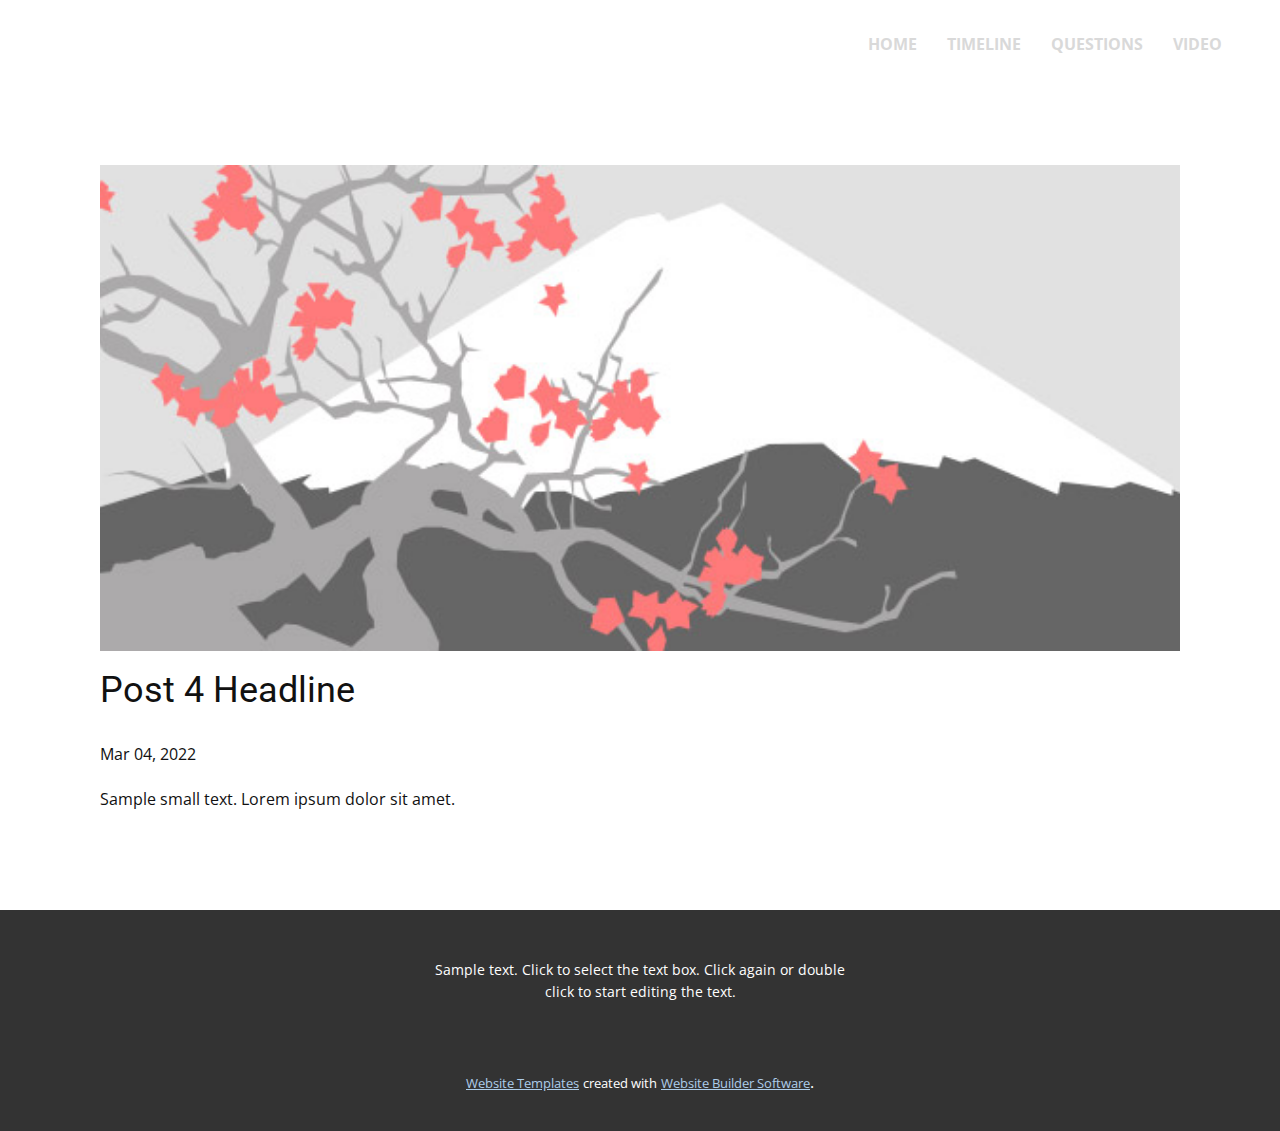
<file: blog/post-3.html>
<!doctype html>
<html style="font-size: 16px;" lang="en"><head>
    <meta name="viewport" content="width=device-width, initial-scale=1.0">
    <meta charset="utf-8">
    <meta name="keywords" content="Post 1 Headline">
    <meta name="description" content="">
    <title>Post 4 Headline</title>
    <link rel="stylesheet" href="../nicepage.css" media="screen">
<link rel="stylesheet" href="../Post-Template.css" media="screen">
    <script class="u-script" type="text/javascript" src="../jquery.js" defer=""></script>
    <script class="u-script" type="text/javascript" src="../nicepage.js" defer=""></script>
    <meta name="generator" content="Nicepage 4.18.5, nicepage.com">
    <link id="u-theme-google-font" rel="stylesheet" href="https://fonts.googleapis.com/css?family=Roboto:100,100i,300,300i,400,400i,500,500i,700,700i,900,900i|Open+Sans:300,300i,400,400i,500,500i,600,600i,700,700i,800,800i">
    
    
    <script type="application/ld+json">{
		"@context": "http://schema.org",
		"@type": "Organization",
		"name": ""
}</script>
    <meta name="theme-color" content="#478ac9">
  </head>
  <body class="u-body u-xl-mode" data-lang="en"><header class="u-clearfix u-header u-header" id="sec-0fb6"><div class="u-clearfix u-sheet u-sheet-1">
        <nav class="u-menu u-menu-one-level u-offcanvas u-menu-1" data-responsive-from="MD">
          <div class="menu-collapse" style="font-size: 1rem; letter-spacing: 0px; font-weight: 700; text-transform: uppercase;">
            <a class="u-button-style u-custom-active-border-color u-custom-border u-custom-border-color u-custom-borders u-custom-color u-custom-hover-border-color u-custom-left-right-menu-spacing u-custom-padding-bottom u-custom-text-active-color u-custom-text-color u-custom-text-hover-color u-custom-text-shadow u-custom-text-shadow-blur u-custom-text-shadow-color u-custom-text-shadow-transparency u-custom-text-shadow-x u-custom-text-shadow-y u-custom-top-bottom-menu-spacing u-file-icon u-nav-link u-text-active-palette-1-base u-text-hover-palette-2-base u-text-white u-file-icon-1" href="#">
              <img src="../images/2516745-3c9ff2a1.png" alt="">
            </a>
          </div>
          <div class="u-custom-menu u-nav-container">
            <ul class="u-nav u-spacing-30 u-unstyled u-nav-1"><li class="u-nav-item"><a class="u-border-active-palette-1-light-1 u-border-hover-palette-1-light-1 u-button-style u-nav-link u-text-active-palette-1-light-1 u-text-grey-15 u-text-hover-palette-1-light-1" href="../Home.html" style="padding: 10px 0px;">Home</a>
</li><li class="u-nav-item"><a class="u-border-active-palette-1-light-1 u-border-hover-palette-1-light-1 u-button-style u-nav-link u-text-active-palette-1-light-1 u-text-grey-15 u-text-hover-palette-1-light-1" href="../Timeline.html" style="padding: 10px 0px;">Timeline</a>
</li><li class="u-nav-item"><a class="u-border-active-palette-1-light-1 u-border-hover-palette-1-light-1 u-button-style u-nav-link u-text-active-palette-1-light-1 u-text-grey-15 u-text-hover-palette-1-light-1" href="../Questions.html" style="padding: 10px 0px;">Questions</a>
</li><li class="u-nav-item"><a class="u-border-active-palette-1-light-1 u-border-hover-palette-1-light-1 u-button-style u-nav-link u-text-active-palette-1-light-1 u-text-grey-15 u-text-hover-palette-1-light-1" href="../Video.html" style="padding: 10px 0px;">Video</a>
</li></ul>
          </div>
          <div class="u-custom-menu u-nav-container-collapse">
            <div class="u-black u-container-style u-inner-container-layout u-opacity u-opacity-95 u-sidenav">
              <div class="u-inner-container-layout u-sidenav-overflow">
                <div class="u-menu-close"></div>
                <ul class="u-align-center u-nav u-popupmenu-items u-unstyled u-nav-2"><li class="u-nav-item"><a class="u-button-style u-nav-link" href="../Home.html">Home</a>
</li><li class="u-nav-item"><a class="u-button-style u-nav-link" href="../Timeline.html">Timeline</a>
</li><li class="u-nav-item"><a class="u-button-style u-nav-link" href="../Questions.html">Questions</a>
</li><li class="u-nav-item"><a class="u-button-style u-nav-link" href="../Video.html">Video</a>
</li></ul>
              </div>
            </div>
            <div class="u-black u-menu-overlay u-opacity u-opacity-70"></div>
          </div>
        </nav>
      </div></header>
    <section class="u-align-center u-clearfix u-section-1" id="sec-dd9b">
      <div class="u-clearfix u-sheet u-valign-middle-md u-valign-middle-sm u-valign-middle-xs u-sheet-1"><!--post_details--><!--post_details_options_json--><!--{"source":""}--><!--/post_details_options_json--><!--blog_post-->
        <div class="u-container-style u-expanded-width u-post-details u-post-details-1">
          <div class="u-container-layout u-valign-middle u-container-layout-1"><!--blog_post_image-->
            <img alt="" class="u-blog-control u-expanded-width u-image u-image-default u-image-1" src="../images/0fd3416c.jpeg"><!--/blog_post_image--><!--blog_post_header-->
            <h2 class="u-blog-control u-text u-text-1">Post 4 Headline</h2><!--/blog_post_header--><!--blog_post_metadata-->
            <div class="u-blog-control u-metadata u-metadata-1"><!--blog_post_metadata_date-->
              <span class="u-meta-date u-meta-icon">Mar 04, 2022</span><!--/blog_post_metadata_date--><!--blog_post_metadata_category-->
              <!--/blog_post_metadata_category--><!--blog_post_metadata_comments-->
              <!--/blog_post_metadata_comments-->
            </div><!--/blog_post_metadata--><!--blog_post_content-->
            <div class="u-align-justify u-blog-control u-post-content u-text u-text-2 fr-view">
  Sample small text. Lorem ipsum dolor sit amet.
  </div><!--/blog_post_content-->
          </div>
        </div><!--/blog_post--><!--/post_details-->
      </div>
    </section>
    
    
    <footer class="u-align-center u-clearfix u-footer u-grey-80 u-footer" id="sec-73b1"><div class="u-clearfix u-sheet u-sheet-1">
        <p class="u-small-text u-text u-text-variant u-text-1">Sample text. Click to select the text box. Click again or double click to start editing the text.</p>
      </div></footer>
    <section class="u-backlink u-clearfix u-grey-80">
      <a class="u-link" href="https://nicepage.com/website-templates" target="_blank">
        <span>Website Templates</span>
      </a>
      <p class="u-text">
        <span>created with</span>
      </p>
      <a class="u-link" href="" target="_blank">
        <span>Website Builder Software</span>
      </a>. 
    </section>
  
</body></html>
</file>
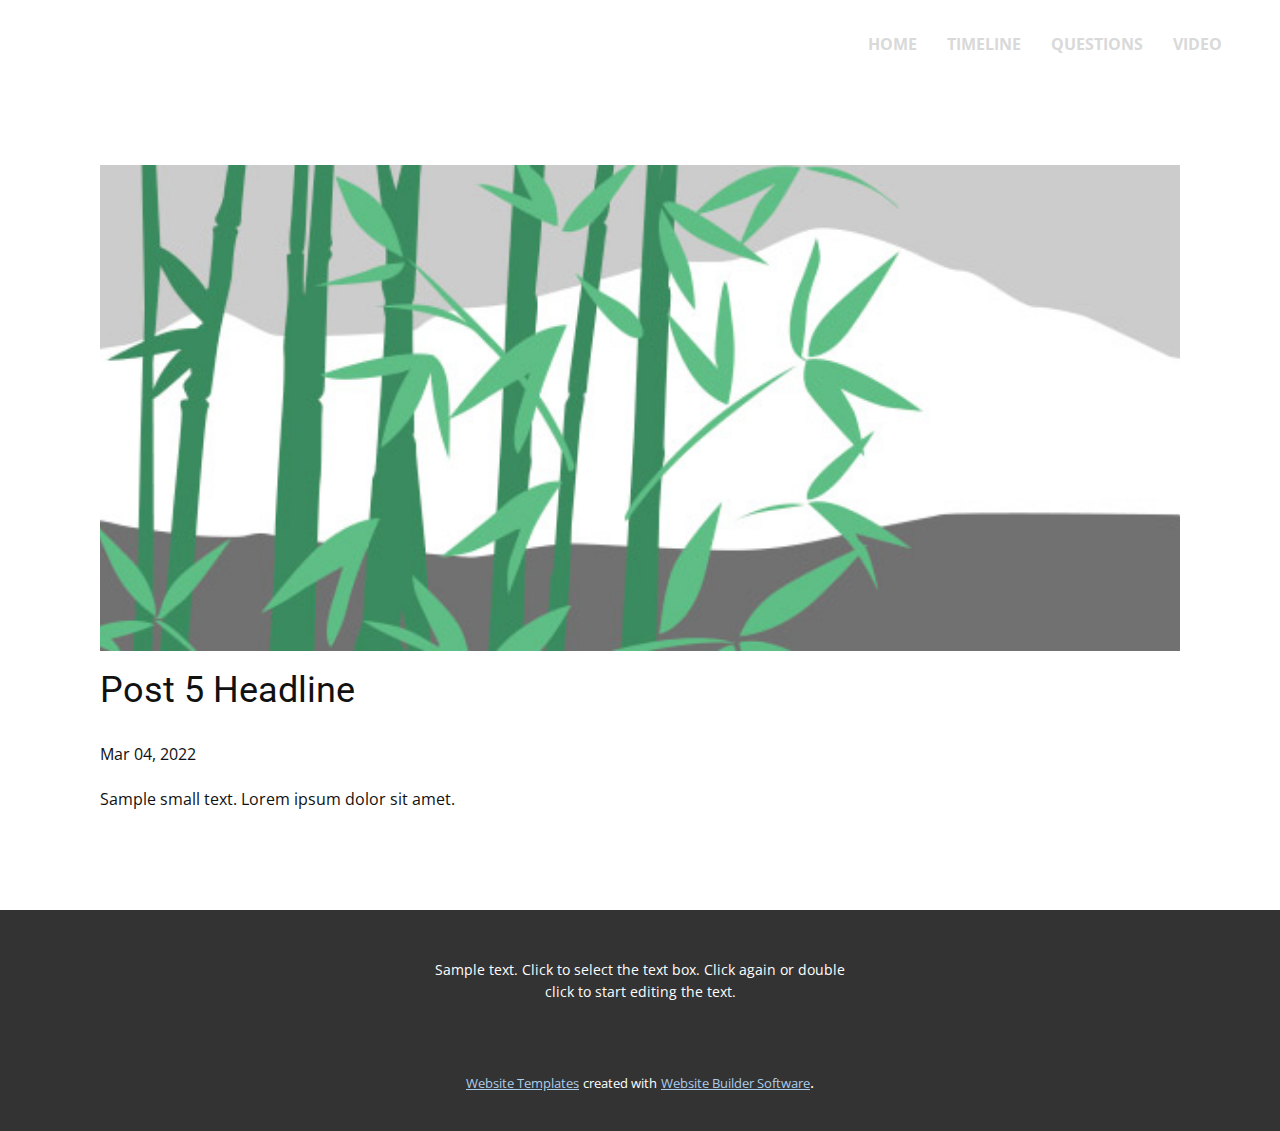
<file: blog/post-4.html>
<!doctype html>
<html style="font-size: 16px;" lang="en"><head>
    <meta name="viewport" content="width=device-width, initial-scale=1.0">
    <meta charset="utf-8">
    <meta name="keywords" content="Post 1 Headline">
    <meta name="description" content="">
    <title>Post 5 Headline</title>
    <link rel="stylesheet" href="../nicepage.css" media="screen">
<link rel="stylesheet" href="../Post-Template.css" media="screen">
    <script class="u-script" type="text/javascript" src="../jquery.js" defer=""></script>
    <script class="u-script" type="text/javascript" src="../nicepage.js" defer=""></script>
    <meta name="generator" content="Nicepage 4.18.5, nicepage.com">
    <link id="u-theme-google-font" rel="stylesheet" href="https://fonts.googleapis.com/css?family=Roboto:100,100i,300,300i,400,400i,500,500i,700,700i,900,900i|Open+Sans:300,300i,400,400i,500,500i,600,600i,700,700i,800,800i">
    
    
    <script type="application/ld+json">{
		"@context": "http://schema.org",
		"@type": "Organization",
		"name": ""
}</script>
    <meta name="theme-color" content="#478ac9">
  </head>
  <body class="u-body u-xl-mode" data-lang="en"><header class="u-clearfix u-header u-header" id="sec-0fb6"><div class="u-clearfix u-sheet u-sheet-1">
        <nav class="u-menu u-menu-one-level u-offcanvas u-menu-1" data-responsive-from="MD">
          <div class="menu-collapse" style="font-size: 1rem; letter-spacing: 0px; font-weight: 700; text-transform: uppercase;">
            <a class="u-button-style u-custom-active-border-color u-custom-border u-custom-border-color u-custom-borders u-custom-color u-custom-hover-border-color u-custom-left-right-menu-spacing u-custom-padding-bottom u-custom-text-active-color u-custom-text-color u-custom-text-hover-color u-custom-text-shadow u-custom-text-shadow-blur u-custom-text-shadow-color u-custom-text-shadow-transparency u-custom-text-shadow-x u-custom-text-shadow-y u-custom-top-bottom-menu-spacing u-file-icon u-nav-link u-text-active-palette-1-base u-text-hover-palette-2-base u-text-white u-file-icon-1" href="#">
              <img src="../images/2516745-3c9ff2a1.png" alt="">
            </a>
          </div>
          <div class="u-custom-menu u-nav-container">
            <ul class="u-nav u-spacing-30 u-unstyled u-nav-1"><li class="u-nav-item"><a class="u-border-active-palette-1-light-1 u-border-hover-palette-1-light-1 u-button-style u-nav-link u-text-active-palette-1-light-1 u-text-grey-15 u-text-hover-palette-1-light-1" href="../Home.html" style="padding: 10px 0px;">Home</a>
</li><li class="u-nav-item"><a class="u-border-active-palette-1-light-1 u-border-hover-palette-1-light-1 u-button-style u-nav-link u-text-active-palette-1-light-1 u-text-grey-15 u-text-hover-palette-1-light-1" href="../Timeline.html" style="padding: 10px 0px;">Timeline</a>
</li><li class="u-nav-item"><a class="u-border-active-palette-1-light-1 u-border-hover-palette-1-light-1 u-button-style u-nav-link u-text-active-palette-1-light-1 u-text-grey-15 u-text-hover-palette-1-light-1" href="../Questions.html" style="padding: 10px 0px;">Questions</a>
</li><li class="u-nav-item"><a class="u-border-active-palette-1-light-1 u-border-hover-palette-1-light-1 u-button-style u-nav-link u-text-active-palette-1-light-1 u-text-grey-15 u-text-hover-palette-1-light-1" href="../Video.html" style="padding: 10px 0px;">Video</a>
</li></ul>
          </div>
          <div class="u-custom-menu u-nav-container-collapse">
            <div class="u-black u-container-style u-inner-container-layout u-opacity u-opacity-95 u-sidenav">
              <div class="u-inner-container-layout u-sidenav-overflow">
                <div class="u-menu-close"></div>
                <ul class="u-align-center u-nav u-popupmenu-items u-unstyled u-nav-2"><li class="u-nav-item"><a class="u-button-style u-nav-link" href="../Home.html">Home</a>
</li><li class="u-nav-item"><a class="u-button-style u-nav-link" href="../Timeline.html">Timeline</a>
</li><li class="u-nav-item"><a class="u-button-style u-nav-link" href="../Questions.html">Questions</a>
</li><li class="u-nav-item"><a class="u-button-style u-nav-link" href="../Video.html">Video</a>
</li></ul>
              </div>
            </div>
            <div class="u-black u-menu-overlay u-opacity u-opacity-70"></div>
          </div>
        </nav>
      </div></header>
    <section class="u-align-center u-clearfix u-section-1" id="sec-dd9b">
      <div class="u-clearfix u-sheet u-valign-middle-md u-valign-middle-sm u-valign-middle-xs u-sheet-1"><!--post_details--><!--post_details_options_json--><!--{"source":""}--><!--/post_details_options_json--><!--blog_post-->
        <div class="u-container-style u-expanded-width u-post-details u-post-details-1">
          <div class="u-container-layout u-valign-middle u-container-layout-1"><!--blog_post_image-->
            <img alt="" class="u-blog-control u-expanded-width u-image u-image-default u-image-1" src="../images/68f64b9d.jpeg"><!--/blog_post_image--><!--blog_post_header-->
            <h2 class="u-blog-control u-text u-text-1">Post 5 Headline</h2><!--/blog_post_header--><!--blog_post_metadata-->
            <div class="u-blog-control u-metadata u-metadata-1"><!--blog_post_metadata_date-->
              <span class="u-meta-date u-meta-icon">Mar 04, 2022</span><!--/blog_post_metadata_date--><!--blog_post_metadata_category-->
              <!--/blog_post_metadata_category--><!--blog_post_metadata_comments-->
              <!--/blog_post_metadata_comments-->
            </div><!--/blog_post_metadata--><!--blog_post_content-->
            <div class="u-align-justify u-blog-control u-post-content u-text u-text-2 fr-view">
  Sample small text. Lorem ipsum dolor sit amet.
  </div><!--/blog_post_content-->
          </div>
        </div><!--/blog_post--><!--/post_details-->
      </div>
    </section>
    
    
    <footer class="u-align-center u-clearfix u-footer u-grey-80 u-footer" id="sec-73b1"><div class="u-clearfix u-sheet u-sheet-1">
        <p class="u-small-text u-text u-text-variant u-text-1">Sample text. Click to select the text box. Click again or double click to start editing the text.</p>
      </div></footer>
    <section class="u-backlink u-clearfix u-grey-80">
      <a class="u-link" href="https://nicepage.com/website-templates" target="_blank">
        <span>Website Templates</span>
      </a>
      <p class="u-text">
        <span>created with</span>
      </p>
      <a class="u-link" href="" target="_blank">
        <span>Website Builder Software</span>
      </a>. 
    </section>
  
</body></html>
</file>
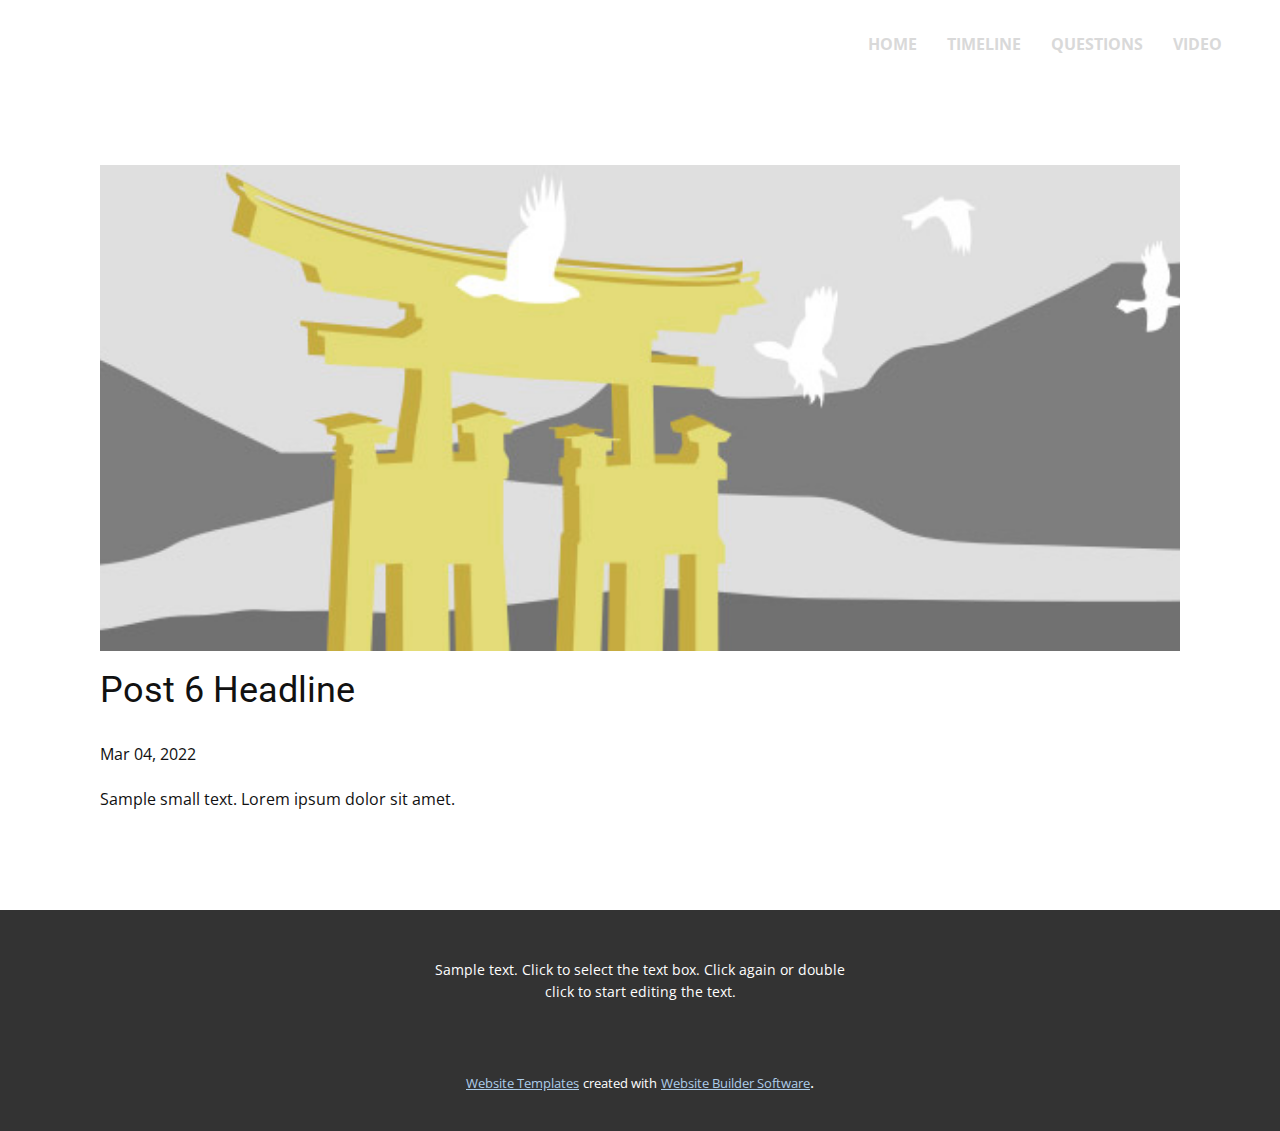
<file: blog/post-5.html>
<!doctype html>
<html style="font-size: 16px;" lang="en"><head>
    <meta name="viewport" content="width=device-width, initial-scale=1.0">
    <meta charset="utf-8">
    <meta name="keywords" content="Post 1 Headline">
    <meta name="description" content="">
    <title>Post 6 Headline</title>
    <link rel="stylesheet" href="../nicepage.css" media="screen">
<link rel="stylesheet" href="../Post-Template.css" media="screen">
    <script class="u-script" type="text/javascript" src="../jquery.js" defer=""></script>
    <script class="u-script" type="text/javascript" src="../nicepage.js" defer=""></script>
    <meta name="generator" content="Nicepage 4.18.5, nicepage.com">
    <link id="u-theme-google-font" rel="stylesheet" href="https://fonts.googleapis.com/css?family=Roboto:100,100i,300,300i,400,400i,500,500i,700,700i,900,900i|Open+Sans:300,300i,400,400i,500,500i,600,600i,700,700i,800,800i">
    
    
    <script type="application/ld+json">{
		"@context": "http://schema.org",
		"@type": "Organization",
		"name": ""
}</script>
    <meta name="theme-color" content="#478ac9">
  </head>
  <body class="u-body u-xl-mode" data-lang="en"><header class="u-clearfix u-header u-header" id="sec-0fb6"><div class="u-clearfix u-sheet u-sheet-1">
        <nav class="u-menu u-menu-one-level u-offcanvas u-menu-1" data-responsive-from="MD">
          <div class="menu-collapse" style="font-size: 1rem; letter-spacing: 0px; font-weight: 700; text-transform: uppercase;">
            <a class="u-button-style u-custom-active-border-color u-custom-border u-custom-border-color u-custom-borders u-custom-color u-custom-hover-border-color u-custom-left-right-menu-spacing u-custom-padding-bottom u-custom-text-active-color u-custom-text-color u-custom-text-hover-color u-custom-text-shadow u-custom-text-shadow-blur u-custom-text-shadow-color u-custom-text-shadow-transparency u-custom-text-shadow-x u-custom-text-shadow-y u-custom-top-bottom-menu-spacing u-file-icon u-nav-link u-text-active-palette-1-base u-text-hover-palette-2-base u-text-white u-file-icon-1" href="#">
              <img src="../images/2516745-3c9ff2a1.png" alt="">
            </a>
          </div>
          <div class="u-custom-menu u-nav-container">
            <ul class="u-nav u-spacing-30 u-unstyled u-nav-1"><li class="u-nav-item"><a class="u-border-active-palette-1-light-1 u-border-hover-palette-1-light-1 u-button-style u-nav-link u-text-active-palette-1-light-1 u-text-grey-15 u-text-hover-palette-1-light-1" href="../Home.html" style="padding: 10px 0px;">Home</a>
</li><li class="u-nav-item"><a class="u-border-active-palette-1-light-1 u-border-hover-palette-1-light-1 u-button-style u-nav-link u-text-active-palette-1-light-1 u-text-grey-15 u-text-hover-palette-1-light-1" href="../Timeline.html" style="padding: 10px 0px;">Timeline</a>
</li><li class="u-nav-item"><a class="u-border-active-palette-1-light-1 u-border-hover-palette-1-light-1 u-button-style u-nav-link u-text-active-palette-1-light-1 u-text-grey-15 u-text-hover-palette-1-light-1" href="../Questions.html" style="padding: 10px 0px;">Questions</a>
</li><li class="u-nav-item"><a class="u-border-active-palette-1-light-1 u-border-hover-palette-1-light-1 u-button-style u-nav-link u-text-active-palette-1-light-1 u-text-grey-15 u-text-hover-palette-1-light-1" href="../Video.html" style="padding: 10px 0px;">Video</a>
</li></ul>
          </div>
          <div class="u-custom-menu u-nav-container-collapse">
            <div class="u-black u-container-style u-inner-container-layout u-opacity u-opacity-95 u-sidenav">
              <div class="u-inner-container-layout u-sidenav-overflow">
                <div class="u-menu-close"></div>
                <ul class="u-align-center u-nav u-popupmenu-items u-unstyled u-nav-2"><li class="u-nav-item"><a class="u-button-style u-nav-link" href="../Home.html">Home</a>
</li><li class="u-nav-item"><a class="u-button-style u-nav-link" href="../Timeline.html">Timeline</a>
</li><li class="u-nav-item"><a class="u-button-style u-nav-link" href="../Questions.html">Questions</a>
</li><li class="u-nav-item"><a class="u-button-style u-nav-link" href="../Video.html">Video</a>
</li></ul>
              </div>
            </div>
            <div class="u-black u-menu-overlay u-opacity u-opacity-70"></div>
          </div>
        </nav>
      </div></header>
    <section class="u-align-center u-clearfix u-section-1" id="sec-dd9b">
      <div class="u-clearfix u-sheet u-valign-middle-md u-valign-middle-sm u-valign-middle-xs u-sheet-1"><!--post_details--><!--post_details_options_json--><!--{"source":""}--><!--/post_details_options_json--><!--blog_post-->
        <div class="u-container-style u-expanded-width u-post-details u-post-details-1">
          <div class="u-container-layout u-valign-middle u-container-layout-1"><!--blog_post_image-->
            <img alt="" class="u-blog-control u-expanded-width u-image u-image-default u-image-1" src="../images/8ad73f3c.jpeg"><!--/blog_post_image--><!--blog_post_header-->
            <h2 class="u-blog-control u-text u-text-1">Post 6 Headline</h2><!--/blog_post_header--><!--blog_post_metadata-->
            <div class="u-blog-control u-metadata u-metadata-1"><!--blog_post_metadata_date-->
              <span class="u-meta-date u-meta-icon">Mar 04, 2022</span><!--/blog_post_metadata_date--><!--blog_post_metadata_category-->
              <!--/blog_post_metadata_category--><!--blog_post_metadata_comments-->
              <!--/blog_post_metadata_comments-->
            </div><!--/blog_post_metadata--><!--blog_post_content-->
            <div class="u-align-justify u-blog-control u-post-content u-text u-text-2 fr-view">
  Sample small text. Lorem ipsum dolor sit amet.
  </div><!--/blog_post_content-->
          </div>
        </div><!--/blog_post--><!--/post_details-->
      </div>
    </section>
    
    
    <footer class="u-align-center u-clearfix u-footer u-grey-80 u-footer" id="sec-73b1"><div class="u-clearfix u-sheet u-sheet-1">
        <p class="u-small-text u-text u-text-variant u-text-1">Sample text. Click to select the text box. Click again or double click to start editing the text.</p>
      </div></footer>
    <section class="u-backlink u-clearfix u-grey-80">
      <a class="u-link" href="https://nicepage.com/website-templates" target="_blank">
        <span>Website Templates</span>
      </a>
      <p class="u-text">
        <span>created with</span>
      </p>
      <a class="u-link" href="" target="_blank">
        <span>Website Builder Software</span>
      </a>. 
    </section>
  
</body></html>
</file>
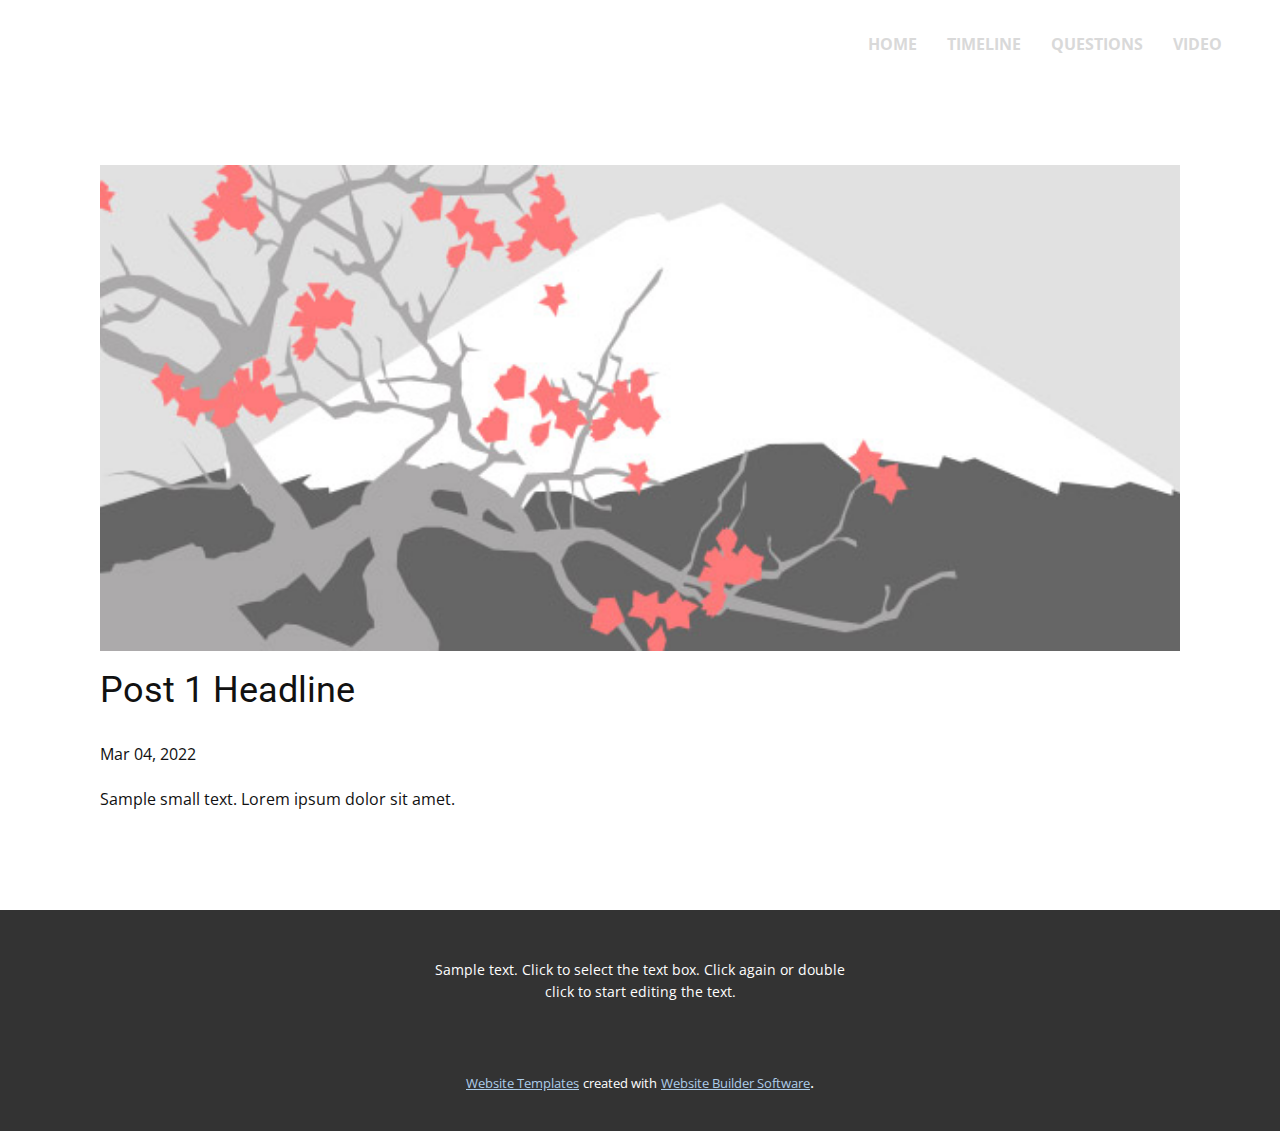
<file: blog/post.html>
<!doctype html>
<html style="font-size: 16px;" lang="en"><head>
    <meta name="viewport" content="width=device-width, initial-scale=1.0">
    <meta charset="utf-8">
    <meta name="keywords" content="Post 1 Headline">
    <meta name="description" content="">
    <title>Post 1 Headline</title>
    <link rel="stylesheet" href="../nicepage.css" media="screen">
<link rel="stylesheet" href="../Post-Template.css" media="screen">
    <script class="u-script" type="text/javascript" src="../jquery.js" defer=""></script>
    <script class="u-script" type="text/javascript" src="../nicepage.js" defer=""></script>
    <meta name="generator" content="Nicepage 4.18.5, nicepage.com">
    <link id="u-theme-google-font" rel="stylesheet" href="https://fonts.googleapis.com/css?family=Roboto:100,100i,300,300i,400,400i,500,500i,700,700i,900,900i|Open+Sans:300,300i,400,400i,500,500i,600,600i,700,700i,800,800i">
    
    
    <script type="application/ld+json">{
		"@context": "http://schema.org",
		"@type": "Organization",
		"name": ""
}</script>
    <meta name="theme-color" content="#478ac9">
  </head>
  <body class="u-body u-xl-mode" data-lang="en"><header class="u-clearfix u-header u-header" id="sec-0fb6"><div class="u-clearfix u-sheet u-sheet-1">
        <nav class="u-menu u-menu-one-level u-offcanvas u-menu-1" data-responsive-from="MD">
          <div class="menu-collapse" style="font-size: 1rem; letter-spacing: 0px; font-weight: 700; text-transform: uppercase;">
            <a class="u-button-style u-custom-active-border-color u-custom-border u-custom-border-color u-custom-borders u-custom-color u-custom-hover-border-color u-custom-left-right-menu-spacing u-custom-padding-bottom u-custom-text-active-color u-custom-text-color u-custom-text-hover-color u-custom-text-shadow u-custom-text-shadow-blur u-custom-text-shadow-color u-custom-text-shadow-transparency u-custom-text-shadow-x u-custom-text-shadow-y u-custom-top-bottom-menu-spacing u-file-icon u-nav-link u-text-active-palette-1-base u-text-hover-palette-2-base u-text-white u-file-icon-1" href="#">
              <img src="../images/2516745-3c9ff2a1.png" alt="">
            </a>
          </div>
          <div class="u-custom-menu u-nav-container">
            <ul class="u-nav u-spacing-30 u-unstyled u-nav-1"><li class="u-nav-item"><a class="u-border-active-palette-1-light-1 u-border-hover-palette-1-light-1 u-button-style u-nav-link u-text-active-palette-1-light-1 u-text-grey-15 u-text-hover-palette-1-light-1" href="../Home.html" style="padding: 10px 0px;">Home</a>
</li><li class="u-nav-item"><a class="u-border-active-palette-1-light-1 u-border-hover-palette-1-light-1 u-button-style u-nav-link u-text-active-palette-1-light-1 u-text-grey-15 u-text-hover-palette-1-light-1" href="../Timeline.html" style="padding: 10px 0px;">Timeline</a>
</li><li class="u-nav-item"><a class="u-border-active-palette-1-light-1 u-border-hover-palette-1-light-1 u-button-style u-nav-link u-text-active-palette-1-light-1 u-text-grey-15 u-text-hover-palette-1-light-1" href="../Questions.html" style="padding: 10px 0px;">Questions</a>
</li><li class="u-nav-item"><a class="u-border-active-palette-1-light-1 u-border-hover-palette-1-light-1 u-button-style u-nav-link u-text-active-palette-1-light-1 u-text-grey-15 u-text-hover-palette-1-light-1" href="../Video.html" style="padding: 10px 0px;">Video</a>
</li></ul>
          </div>
          <div class="u-custom-menu u-nav-container-collapse">
            <div class="u-black u-container-style u-inner-container-layout u-opacity u-opacity-95 u-sidenav">
              <div class="u-inner-container-layout u-sidenav-overflow">
                <div class="u-menu-close"></div>
                <ul class="u-align-center u-nav u-popupmenu-items u-unstyled u-nav-2"><li class="u-nav-item"><a class="u-button-style u-nav-link" href="../Home.html">Home</a>
</li><li class="u-nav-item"><a class="u-button-style u-nav-link" href="../Timeline.html">Timeline</a>
</li><li class="u-nav-item"><a class="u-button-style u-nav-link" href="../Questions.html">Questions</a>
</li><li class="u-nav-item"><a class="u-button-style u-nav-link" href="../Video.html">Video</a>
</li></ul>
              </div>
            </div>
            <div class="u-black u-menu-overlay u-opacity u-opacity-70"></div>
          </div>
        </nav>
      </div></header>
    <section class="u-align-center u-clearfix u-section-1" id="sec-dd9b">
      <div class="u-clearfix u-sheet u-valign-middle-md u-valign-middle-sm u-valign-middle-xs u-sheet-1"><!--post_details--><!--post_details_options_json--><!--{"source":""}--><!--/post_details_options_json--><!--blog_post-->
        <div class="u-container-style u-expanded-width u-post-details u-post-details-1">
          <div class="u-container-layout u-valign-middle u-container-layout-1"><!--blog_post_image-->
            <img alt="" class="u-blog-control u-expanded-width u-image u-image-default u-image-1" src="../images/0fd3416c.jpeg"><!--/blog_post_image--><!--blog_post_header-->
            <h2 class="u-blog-control u-text u-text-1">Post 1 Headline</h2><!--/blog_post_header--><!--blog_post_metadata-->
            <div class="u-blog-control u-metadata u-metadata-1"><!--blog_post_metadata_date-->
              <span class="u-meta-date u-meta-icon">Mar 04, 2022</span><!--/blog_post_metadata_date--><!--blog_post_metadata_category-->
              <!--/blog_post_metadata_category--><!--blog_post_metadata_comments-->
              <!--/blog_post_metadata_comments-->
            </div><!--/blog_post_metadata--><!--blog_post_content-->
            <div class="u-align-justify u-blog-control u-post-content u-text u-text-2 fr-view">
  Sample small text. Lorem ipsum dolor sit amet.
  </div><!--/blog_post_content-->
          </div>
        </div><!--/blog_post--><!--/post_details-->
      </div>
    </section>
    
    
    <footer class="u-align-center u-clearfix u-footer u-grey-80 u-footer" id="sec-73b1"><div class="u-clearfix u-sheet u-sheet-1">
        <p class="u-small-text u-text u-text-variant u-text-1">Sample text. Click to select the text box. Click again or double click to start editing the text.</p>
      </div></footer>
    <section class="u-backlink u-clearfix u-grey-80">
      <a class="u-link" href="https://nicepage.com/website-templates" target="_blank">
        <span>Website Templates</span>
      </a>
      <p class="u-text">
        <span>created with</span>
      </p>
      <a class="u-link" href="" target="_blank">
        <span>Website Builder Software</span>
      </a>. 
    </section>
  
</body></html>
</file>
